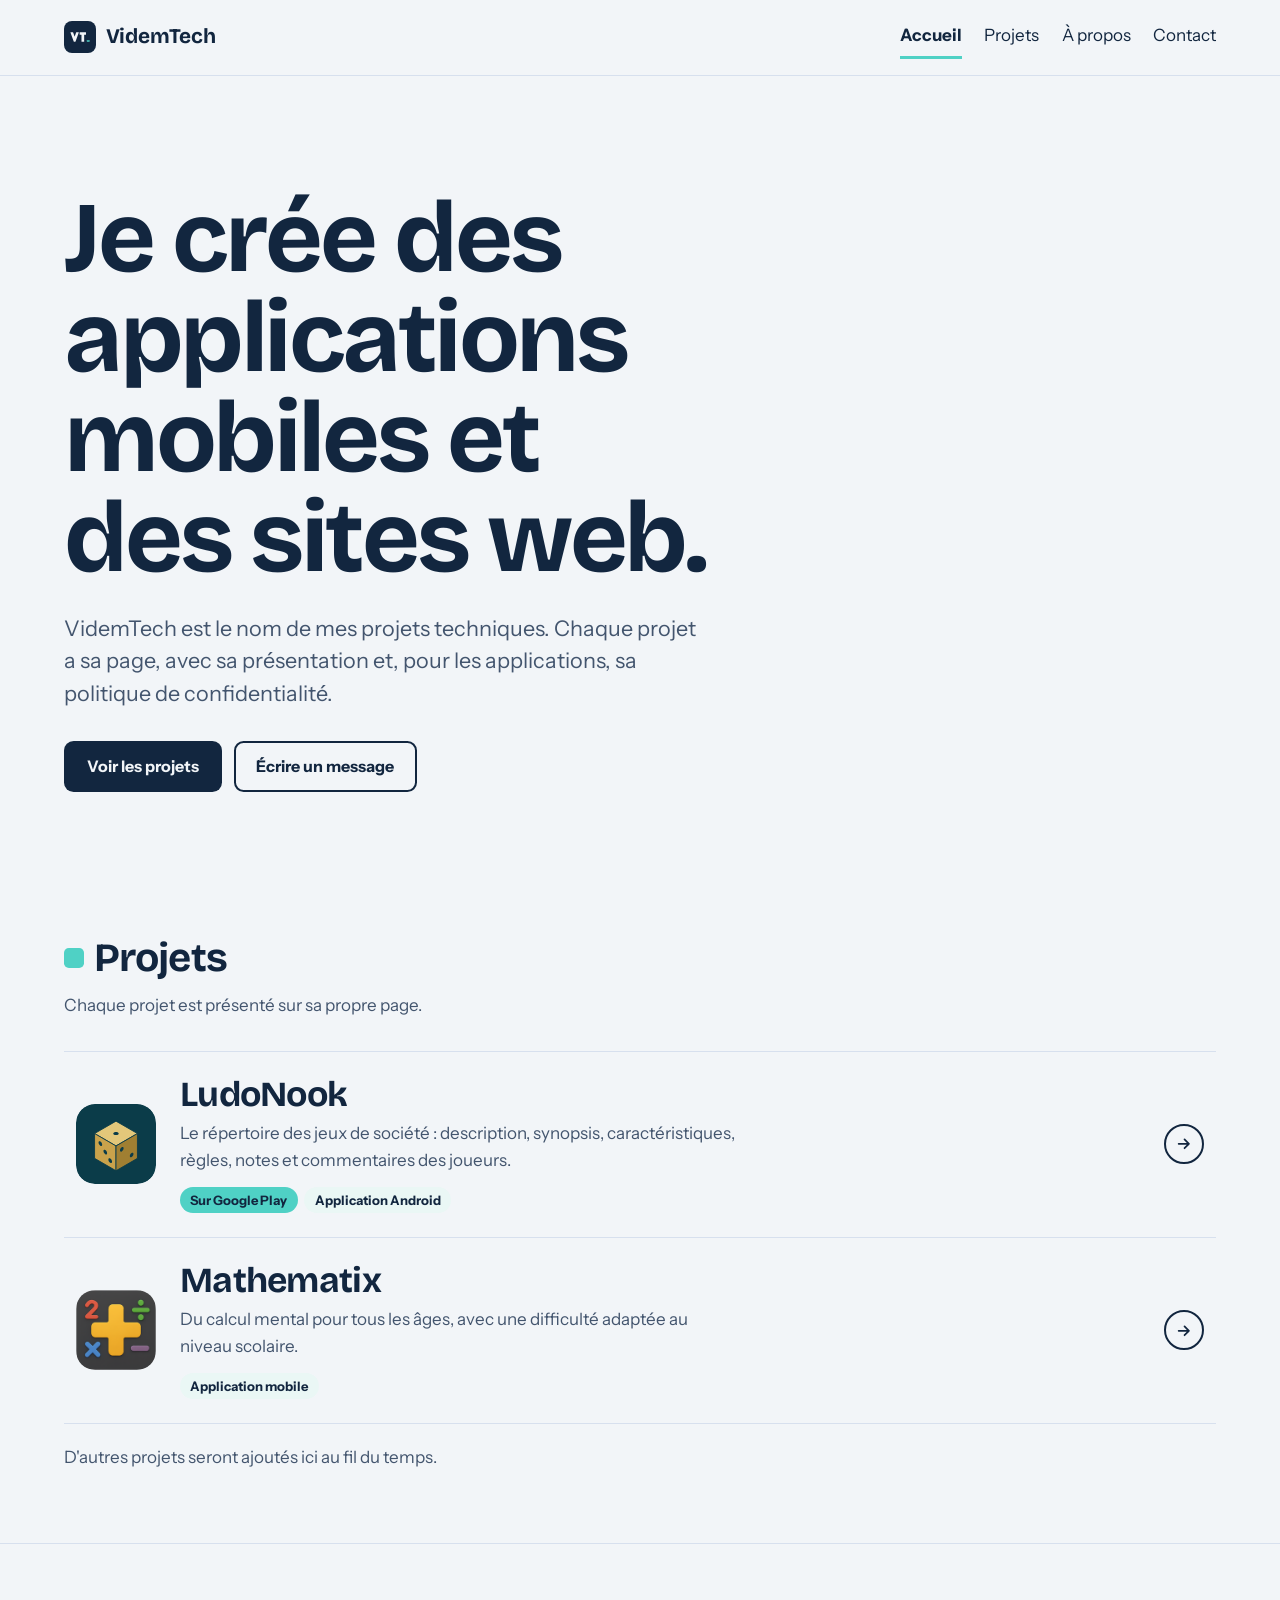
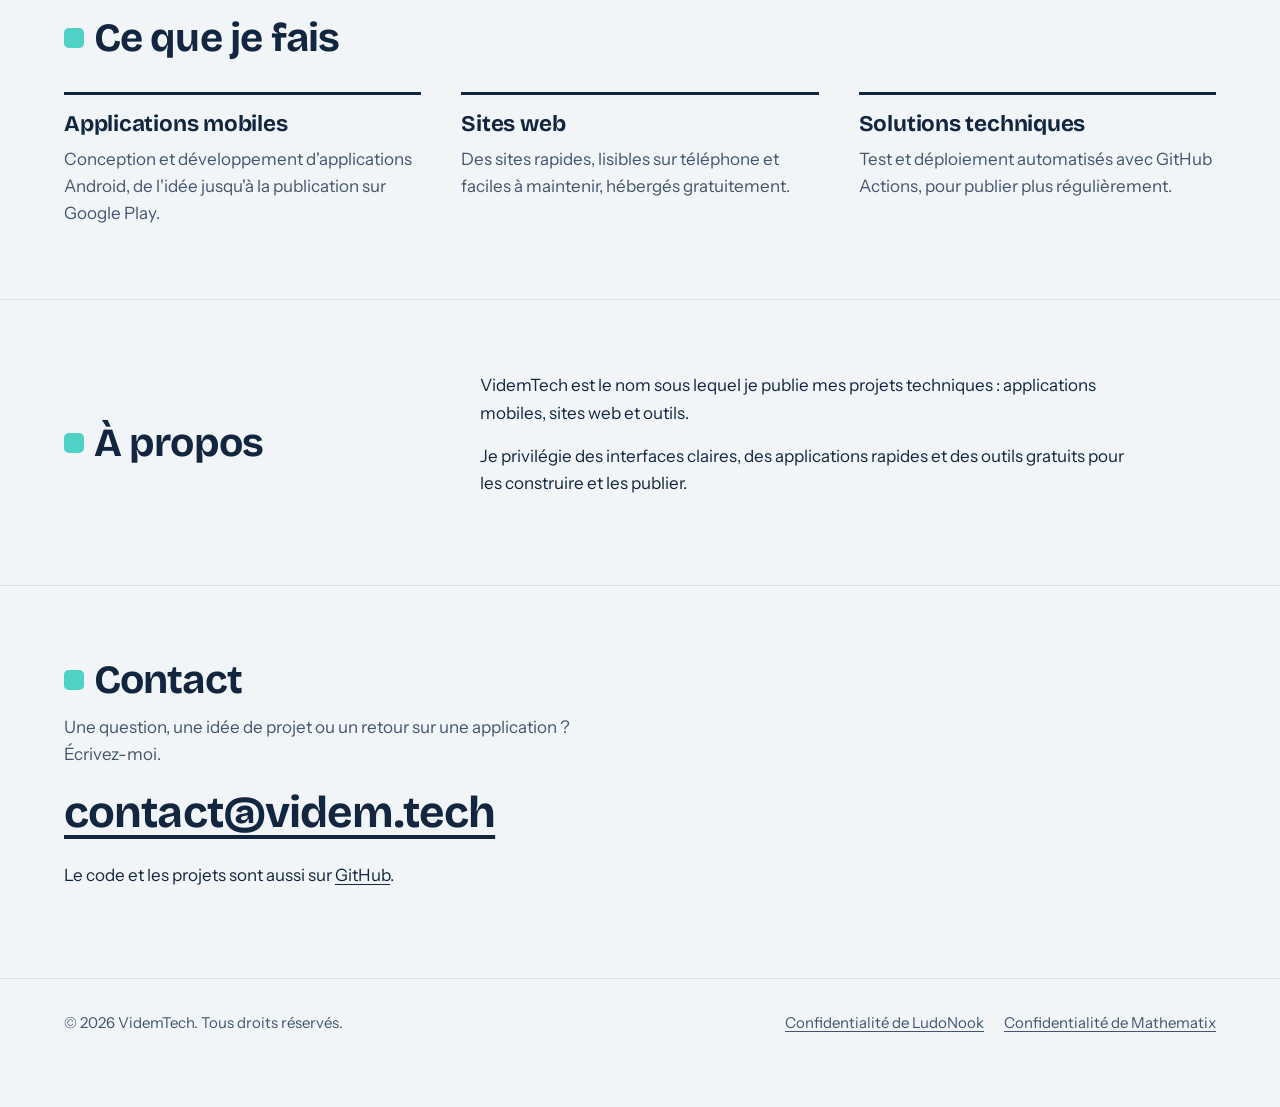
<file: index.html>
<!DOCTYPE html>
<html lang="fr">
<head>
<meta charset="utf-8">
<meta name="viewport" content="width=device-width, initial-scale=1">
<title>VidemTech | Applications mobiles et sites web</title>
<meta name="description" content="VidemTech conçoit des applications mobiles et des sites web. Découvrez les projets : LudoNook et Mathematix.">
<link rel="canonical" href="https://videmtech.github.io/">
<meta name="theme-color" content="#F2F5F8" media="(prefers-color-scheme: light)">
<meta name="theme-color" content="#0B0F14" media="(prefers-color-scheme: dark)">
<meta property="og:type" content="website">
<meta property="og:locale" content="fr_FR">
<meta property="og:site_name" content="VidemTech">
<meta property="og:title" content="VidemTech | Applications mobiles et sites web">
<meta property="og:description" content="VidemTech conçoit des applications mobiles et des sites web. Découvrez les projets : LudoNook et Mathematix.">
<meta property="og:url" content="https://videmtech.github.io/">
<meta property="og:image" content="https://videmtech.github.io/assets/img/og-image.png">
<meta name="twitter:card" content="summary_large_image">
<link rel="icon" href="favicon.png" type="image/png">
<link rel="icon" href="assets/img/favicon.png" type="image/png">
<link rel="icon" href="assets/img/favicon.svg" type="image/svg+xml">
<link rel="apple-touch-icon" href="assets/img/apple-touch-icon.png">
<link rel="preload" href="assets/fonts/bricolage-grotesque-700.woff" as="font" type="font/woff" crossorigin>
<link rel="preload" href="assets/fonts/instrument-sans-400.woff" as="font" type="font/woff" crossorigin>
<link rel="stylesheet" href="css/site.css">
<script>document.documentElement.className += ' js';</script>
</head>
<body>
<a class="skip" href="#contenu">Aller au contenu</a>
<header class="site-header">
  <div class="wrap">
    <a class="brand" href="index.html"><img src="assets/img/favicon.svg" alt="" width="32" height="32">VidemTech</a>
    <nav aria-label="Navigation principale">
      <ul class="nav">
        <li><a href="index.html" aria-current="page">Accueil</a></li>
        <li><a href="index.html#projets">Projets</a></li>
        <li><a href="index.html#a-propos">À propos</a></li>
        <li><a href="index.html#contact">Contact</a></li>
      </ul>
    </nav>
  </div>
</header>

<main id="contenu">
  <section class="hero">
    <div class="wrap">
      <h1>Je crée des applications mobiles et des sites web.</h1>
      <p class="lead">VidemTech est le nom de mes projets techniques. Chaque projet a sa page, avec sa présentation et, pour les applications, sa politique de confidentialité.</p>
      <div class="actions">
        <a class="btn btn--primary" href="#projets">Voir les projets</a>
        <a class="btn btn--ghost" href="mailto:contact@videm.tech">Écrire un message</a>
      </div>
    </div>
  </section>

  <section class="section" id="projets" aria-labelledby="titre-projets">
    <div class="wrap">
      <h2 class="section-title" id="titre-projets">Projets</h2>
      <p class="section-intro">Chaque projet est présenté sur sa propre page.</p>
      <ul class="projects">
        <li>
          <a class="project-row" href="ludonook.html">
            <img class="project-icon" src="assets/img/ludonook.svg" alt="" width="80" height="80">
            <div>
              <h3 class="project-name">LudoNook</h3>
              <p class="project-desc">Le répertoire des jeux de société : description, synopsis, caractéristiques, règles, notes et commentaires des joueurs.</p>
              <ul class="chips"><li class="chip chip--accent">Sur Google Play</li><li class="chip">Application Android</li></ul>
            </div>
            <span class="go" aria-hidden="true"><svg viewBox="0 0 24 24" fill="none" stroke="currentColor" stroke-width="2.4" stroke-linecap="round" stroke-linejoin="round" aria-hidden="true"><path d="M5 12h14M13 6l6 6-6 6"/></svg></span>
          </a>
        </li>
        <li>
          <a class="project-row" href="mathematix.html">
            <img class="project-icon" src="assets/img/mathematix-192.png" alt="" width="80" height="80">
            <div>
              <h3 class="project-name">Mathematix</h3>
              <p class="project-desc">Du calcul mental pour tous les âges, avec une difficulté adaptée au niveau scolaire.</p>
              <ul class="chips"><li class="chip">Application mobile</li></ul>
            </div>
            <span class="go" aria-hidden="true"><svg viewBox="0 0 24 24" fill="none" stroke="currentColor" stroke-width="2.4" stroke-linecap="round" stroke-linejoin="round" aria-hidden="true"><path d="M5 12h14M13 6l6 6-6 6"/></svg></span>
          </a>
        </li>
      </ul>
      <p class="projects-note">D'autres projets seront ajoutés ici au fil du temps.</p>
    </div>
  </section>

  <section class="section" id="savoir-faire" aria-labelledby="titre-savoir-faire">
    <div class="wrap">
      <h2 class="section-title" id="titre-savoir-faire">Ce que je fais</h2>
      <dl class="facets">
        <div>
          <dt>Applications mobiles</dt>
          <dd>Conception et développement d'applications Android, de l'idée jusqu'à la publication sur Google Play.</dd>
        </div>
        <div>
          <dt>Sites web</dt>
          <dd>Des sites rapides, lisibles sur téléphone et faciles à maintenir, hébergés gratuitement.</dd>
        </div>
        <div>
          <dt>Solutions techniques</dt>
          <dd>Test et déploiement automatisés avec GitHub Actions, pour publier plus régulièrement.</dd>
        </div>
      </dl>
    </div>
  </section>

  <section class="section" id="a-propos" aria-labelledby="titre-a-propos">
    <div class="wrap split">
      <h2 class="section-title" id="titre-a-propos">À propos</h2>
      <div>
        <p>VidemTech est le nom sous lequel je publie mes projets techniques : applications mobiles, sites web et outils.</p>
        <p>Je privilégie des interfaces claires, des applications rapides et des outils gratuits pour les construire et les publier.</p>
      </div>
    </div>
  </section>

  <section class="section" id="contact" aria-labelledby="titre-contact">
    <div class="wrap">
      <h2 class="section-title" id="titre-contact">Contact</h2>
      <p class="section-intro">Une question, une idée de projet ou un retour sur une application ? Écrivez-moi.</p>
      <a class="mail" href="mailto:contact@videm.tech">contact@videm.tech</a>
      <p>Le code et les projets sont aussi sur <a href="https://github.com/VidemTech" rel="noopener">GitHub</a>.</p>
    </div>
  </section>
</main>
<footer class="site-footer">
  <div class="wrap">
    <p>&copy; <span id="annee">2026</span> VidemTech. Tous droits réservés.</p>
    <nav aria-label="Politiques de confidentialité">
      <ul>
        <li><a href="ludonook.html#confidentialite">Confidentialité de LudoNook</a></li>
        <li><a href="mathematix.html#confidentialite">Confidentialité de Mathematix</a></li>
      </ul>
    </nav>
  </div>
</footer>
<div class="kofi-widget">
<script src="https://storage.ko-fi.com/cdn/widget/Widget_2.js"></script>
<script>kofiwidget2.init('Soutenez moi sur Ko-fi', '#12263F', 'F7H528OQNJ');kofiwidget2.draw();</script>
</div>
<script src="js/site.js" defer></script>
</body>
</html>
</file>
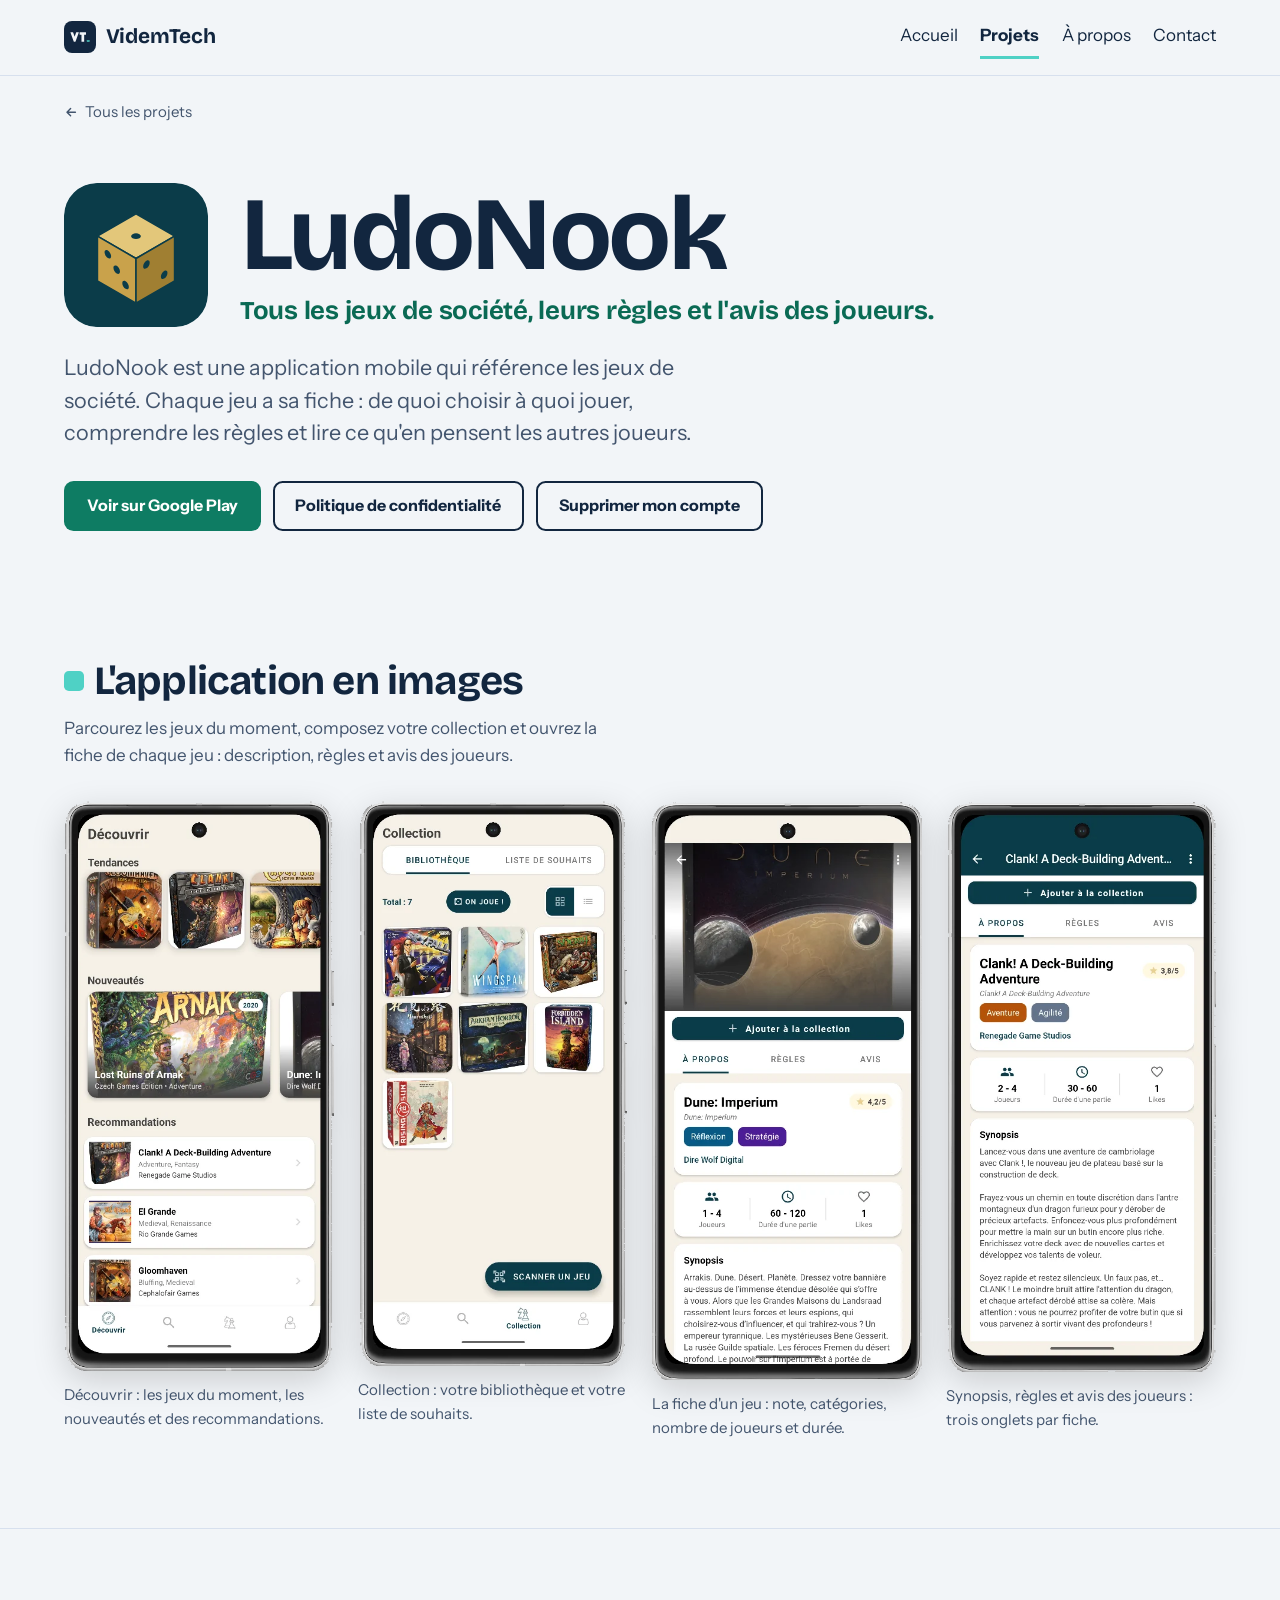
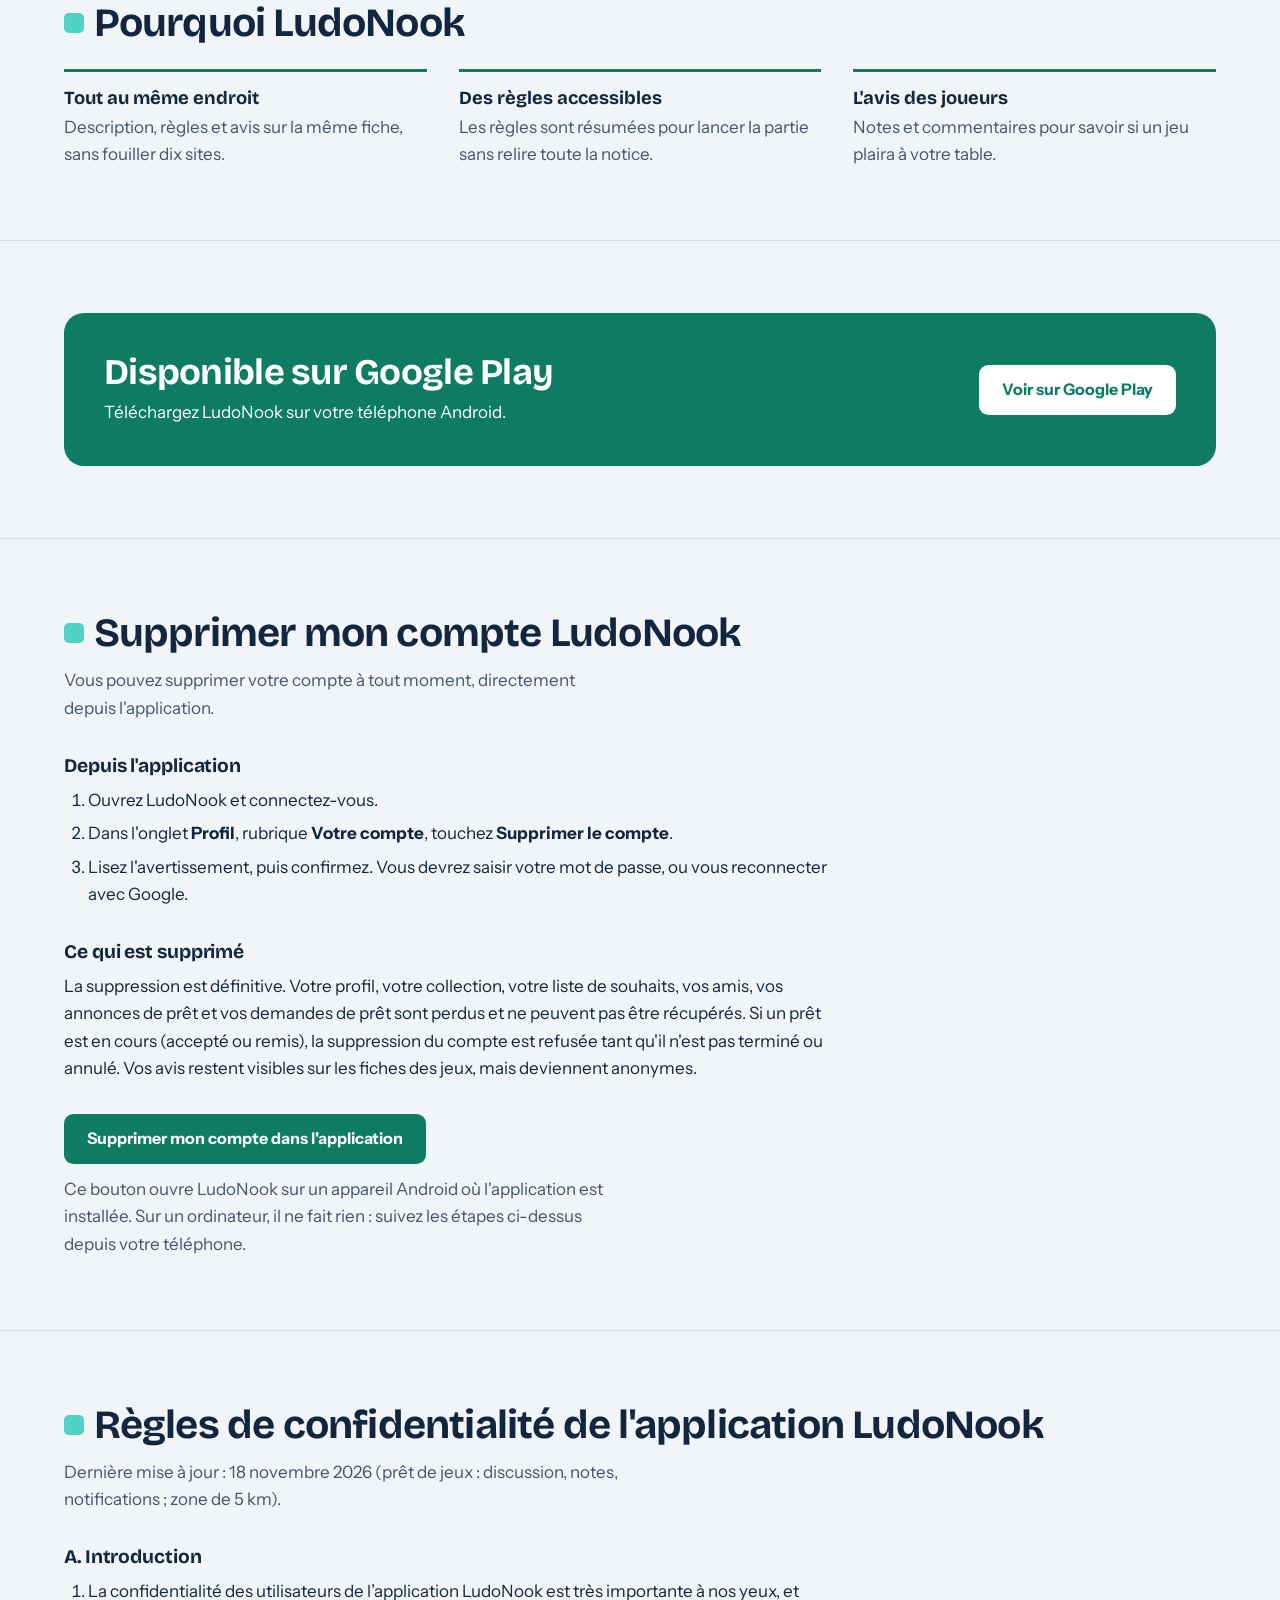
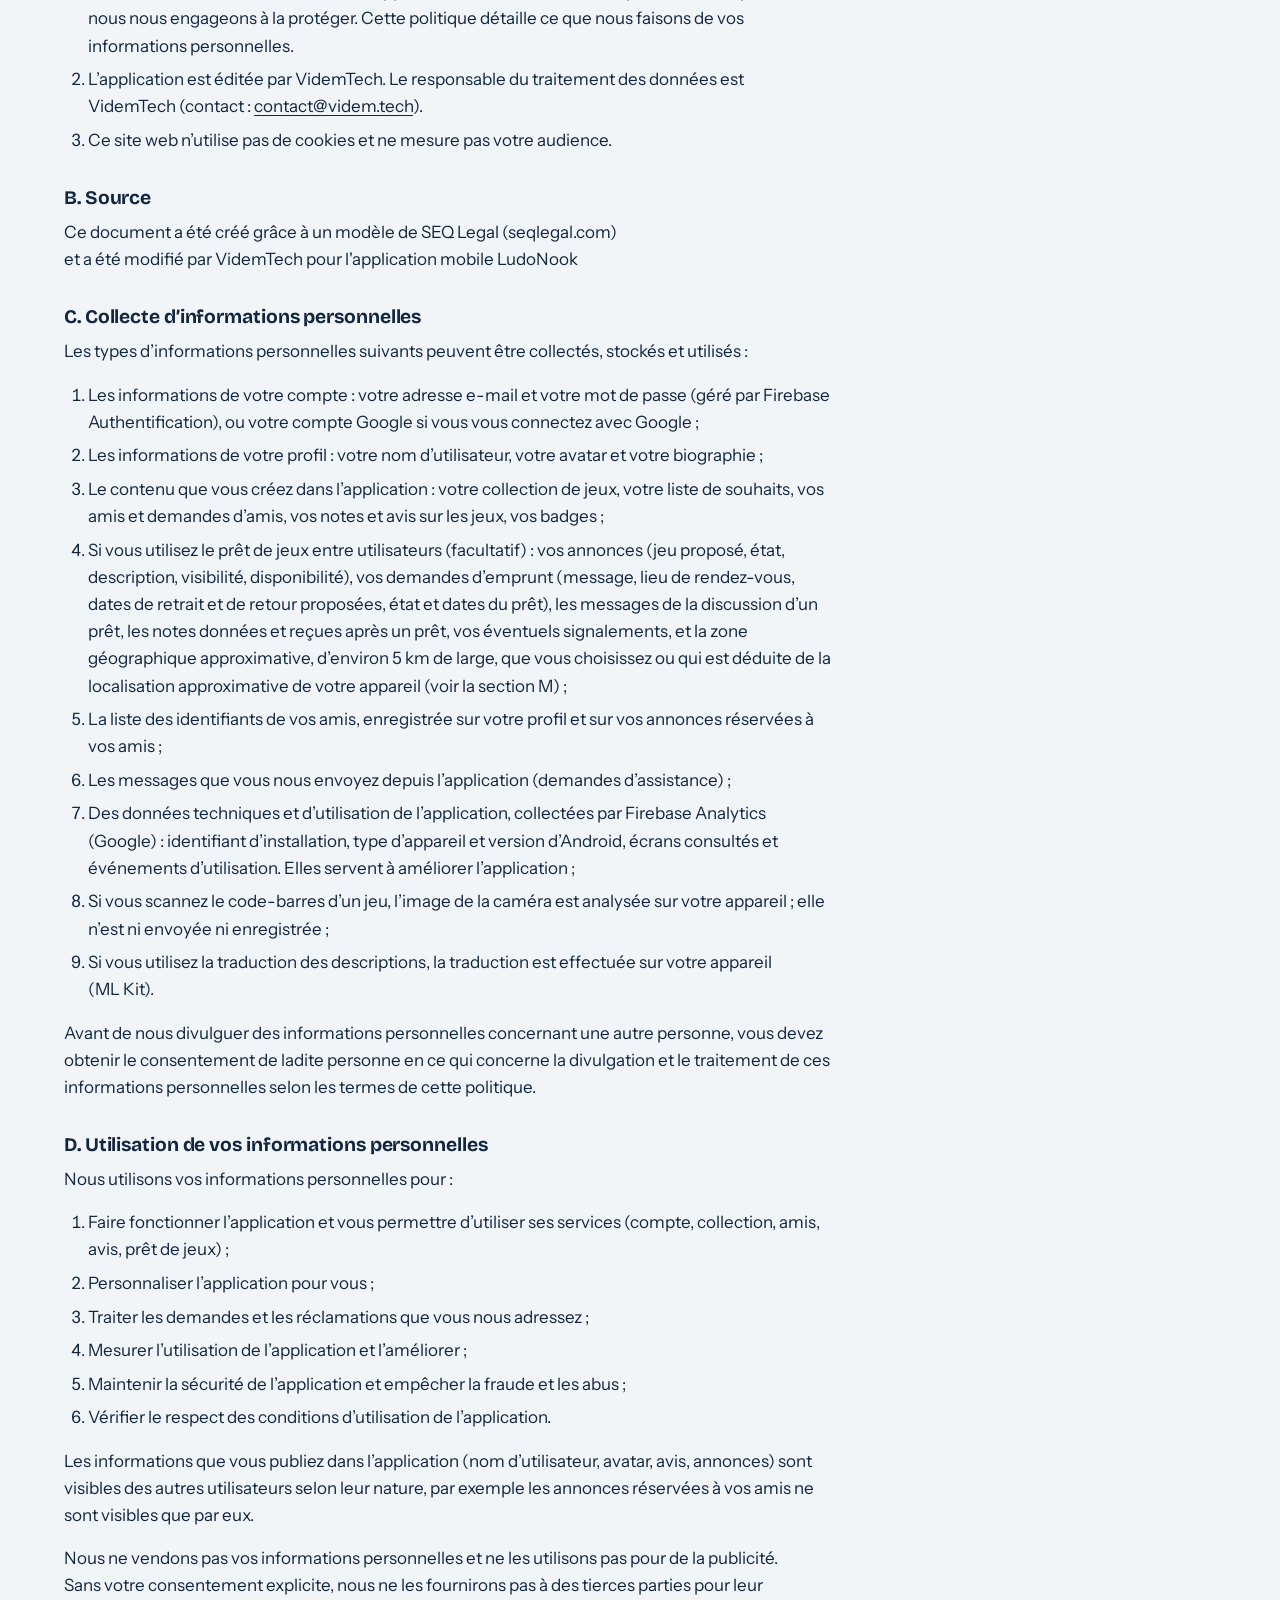
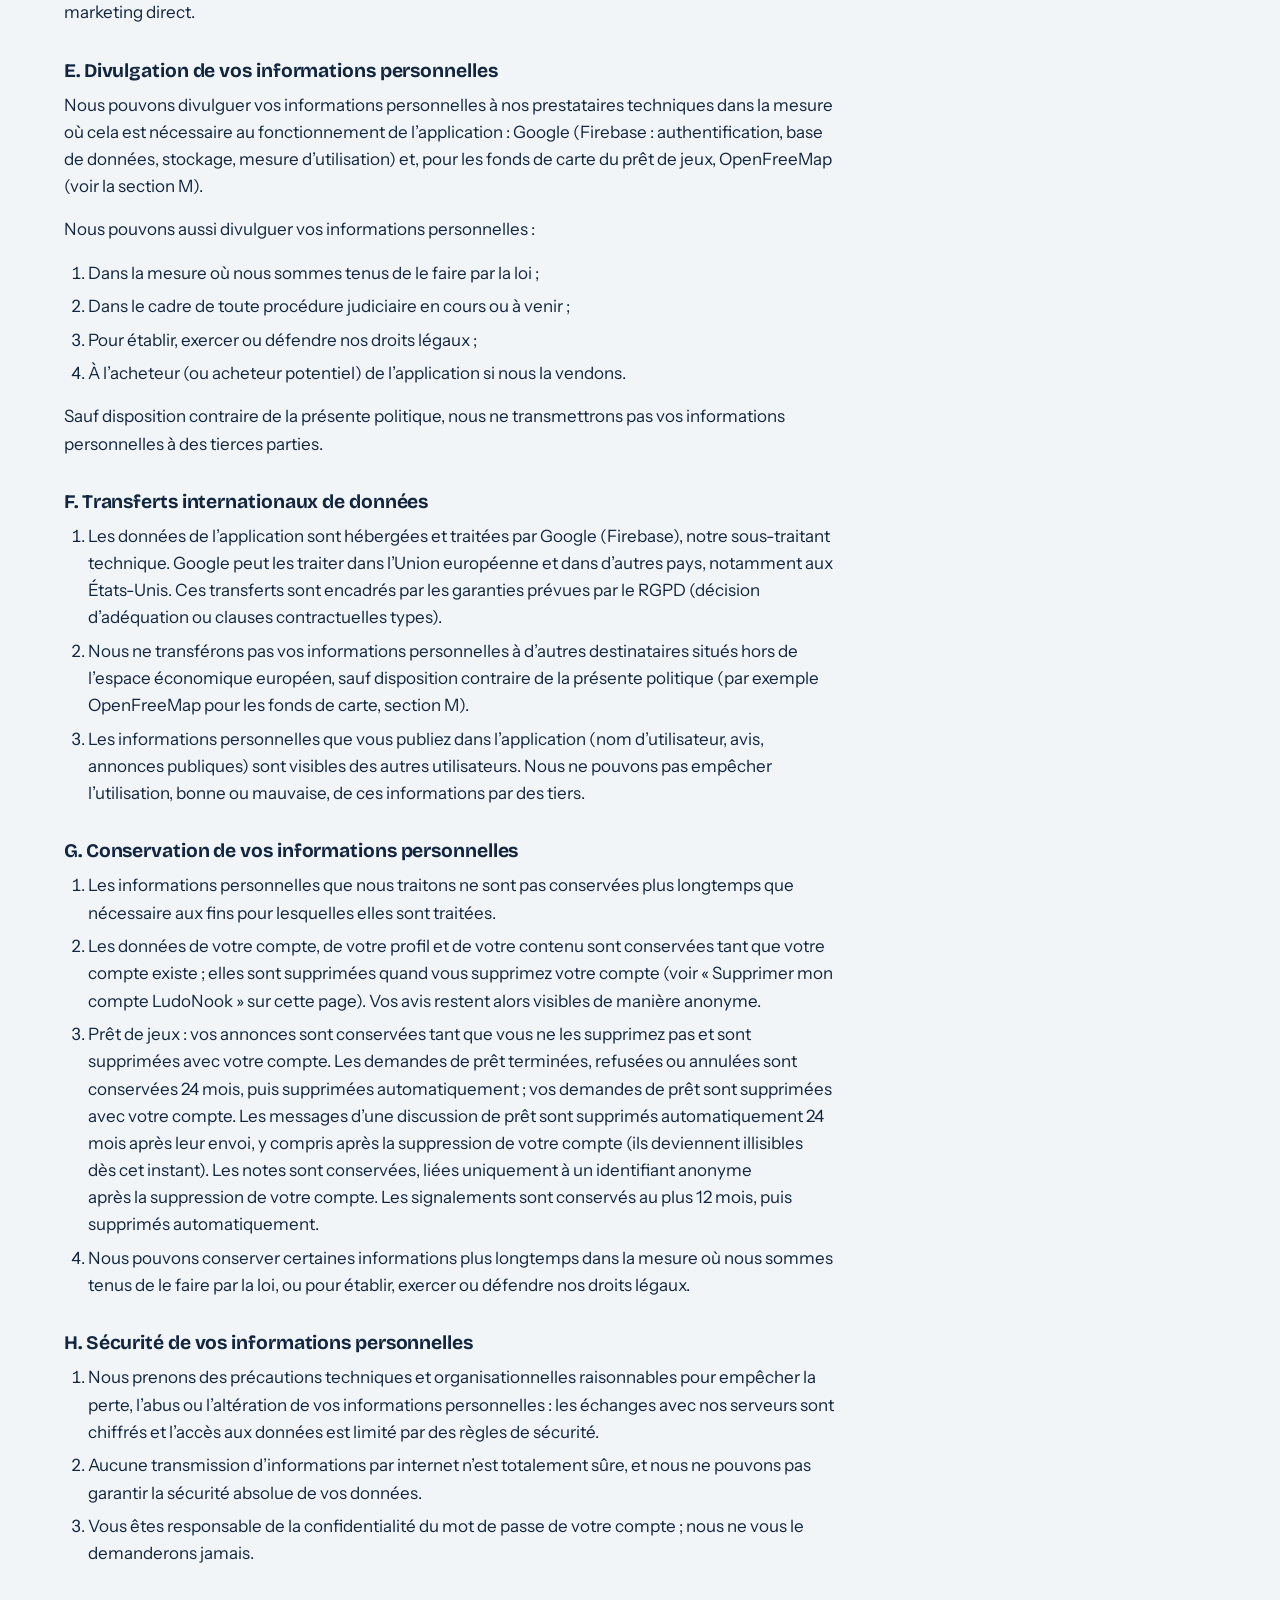
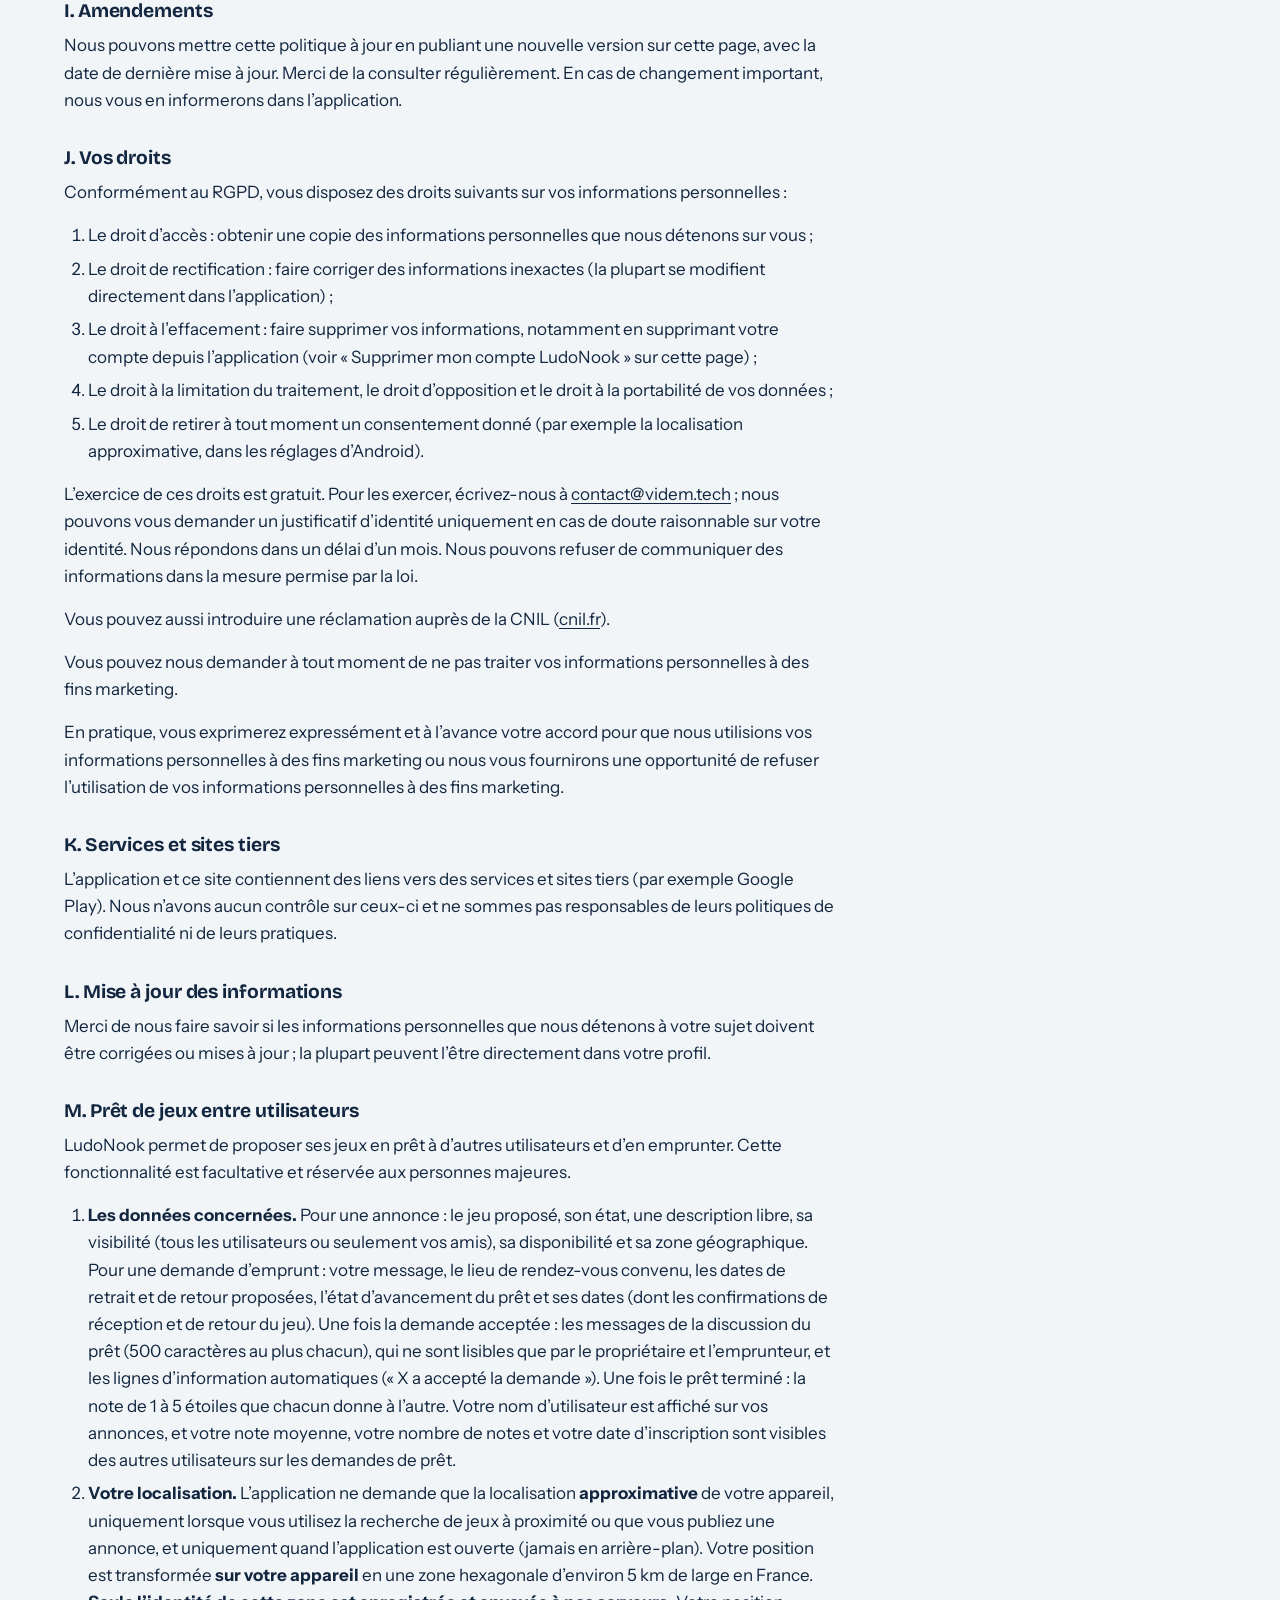
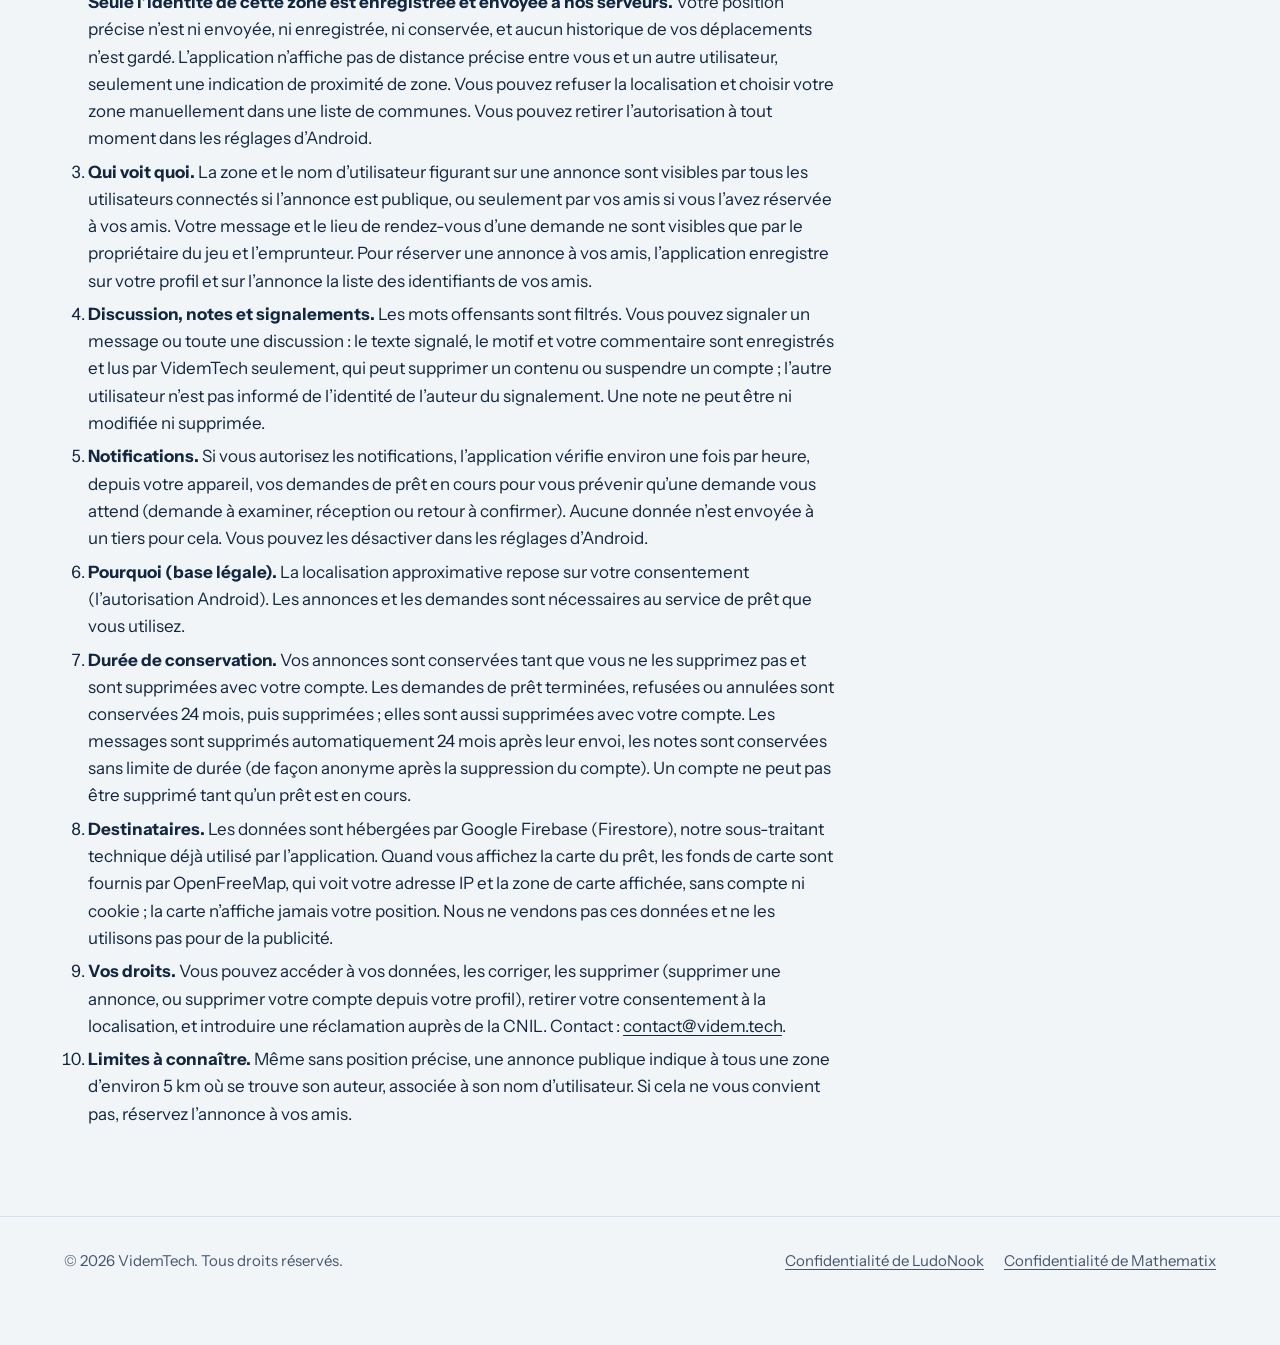
<file: ludonook.html>
<!DOCTYPE html>
<html lang="fr">
<head>
<meta charset="utf-8">
<meta name="viewport" content="width=device-width, initial-scale=1">
<title>LudoNook, le répertoire des jeux de société | VidemTech</title>
<meta name="description" content="LudoNook référence les jeux de société avec description, synopsis, caractéristiques, règles, notes et commentaires. Application Android.">
<link rel="canonical" href="https://videmtech.github.io/ludonook.html">
<meta name="theme-color" content="#F2F5F8" media="(prefers-color-scheme: light)">
<meta name="theme-color" content="#0B0F14" media="(prefers-color-scheme: dark)">
<meta property="og:type" content="website">
<meta property="og:locale" content="fr_FR">
<meta property="og:site_name" content="VidemTech">
<meta property="og:title" content="LudoNook, le répertoire des jeux de société | VidemTech">
<meta property="og:description" content="LudoNook référence les jeux de société avec description, synopsis, caractéristiques, règles, notes et commentaires. Application Android.">
<meta property="og:url" content="https://videmtech.github.io/ludonook.html">
<meta property="og:image" content="https://videmtech.github.io/assets/img/og-image.png">
<meta name="twitter:card" content="summary_large_image">
<link rel="icon" href="favicon.png" type="image/png">
<link rel="icon" href="assets/img/favicon.png" type="image/png">
<link rel="icon" href="assets/img/favicon.svg" type="image/svg+xml">
<link rel="apple-touch-icon" href="assets/img/apple-touch-icon.png">
<link rel="preload" href="assets/fonts/bricolage-grotesque-700.woff" as="font" type="font/woff" crossorigin>
<link rel="preload" href="assets/fonts/instrument-sans-400.woff" as="font" type="font/woff" crossorigin>
<link rel="stylesheet" href="css/site.css">
<script>document.documentElement.className += ' js';</script>
</head>
<body data-projet="ludonook">
<a class="skip" href="#contenu">Aller au contenu</a>
<header class="site-header">
  <div class="wrap">
    <a class="brand" href="index.html"><img src="assets/img/favicon.svg" alt="" width="32" height="32">VidemTech</a>
    <nav aria-label="Navigation principale">
      <ul class="nav">
        <li><a href="index.html">Accueil</a></li>
        <li><a href="index.html#projets" aria-current="true">Projets</a></li>
        <li><a href="index.html#a-propos">À propos</a></li>
        <li><a href="index.html#contact">Contact</a></li>
      </ul>
    </nav>
  </div>
</header>
<main id="contenu">
  <div class="wrap">
    <a class="back" href="index.html#projets"><svg viewBox="0 0 24 24" fill="none" stroke="currentColor" stroke-width="2.4" stroke-linecap="round" stroke-linejoin="round" aria-hidden="true"><path d="M19 12H5M11 6l-6 6 6 6"/></svg>Tous les projets</a>
    <section class="p-hero">
      <div class="p-title">
        <img class="p-icon" src="assets/img/ludonook.svg" alt="Icône de l'application LudoNook" width="144" height="144">
        <div>
          <h1>LudoNook</h1>
          <p class="p-sub">Tous les jeux de société, leurs règles et l'avis des joueurs.</p>
        </div>
      </div>
      <p class="lead">LudoNook est une application mobile qui référence les jeux de société. Chaque jeu a sa fiche : de quoi choisir à quoi jouer, comprendre les règles et lire ce qu'en pensent les autres joueurs.</p>
      <div class="actions">
        <a class="btn btn--proj" href="https://play.google.com/store/apps/details?id=fr.videmtech.ludonook" rel="noopener">Voir sur Google Play</a>
        <a class="btn btn--ghost" href="#confidentialite">Politique de confidentialité</a>
        <a class="btn btn--ghost" href="#suppression-compte">Supprimer mon compte</a>
      </div>
    </section>
  </div>

  <section class="section" id="apercu" aria-labelledby="titre-apercu">
    <div class="wrap">
      <h2 class="section-title" id="titre-apercu">L'application en images</h2>
      <p class="section-intro">Parcourez les jeux du moment, composez votre collection et ouvrez la fiche de chaque jeu : description, règles et avis des joueurs.</p>
      <ul class="shots" role="list" tabindex="0" aria-label="Captures d'écran de l'application">
        <li>
          <figure class="shot">
            <img src="assets/img/ludonook-app-decouvrir.webp" alt="Écran Découvrir de LudoNook : jeux tendances, nouveautés et recommandations." width="458" height="967" loading="lazy" decoding="async">
            <figcaption>Découvrir : les jeux du moment, les nouveautés et des recommandations.</figcaption>
          </figure>
        </li>
        <li>
          <figure class="shot">
            <img src="assets/img/ludonook-app-collection.webp" alt="Écran Collection de LudoNook : bibliothèque de sept jeux et bouton Scanner un jeu." width="462" height="966" loading="lazy" decoding="async">
            <figcaption>Collection : votre bibliothèque et votre liste de souhaits.</figcaption>
          </figure>
        </li>
        <li>
          <figure class="shot">
            <img src="assets/img/ludonook-app-fiche-dune.webp" alt="Fiche du jeu Dune: Imperium dans LudoNook, avec sa note de 4,2 sur 5, ses catégories, le nombre de joueurs et la durée d'une partie." width="450" height="965" loading="lazy" decoding="async">
            <figcaption>La fiche d'un jeu : note, catégories, nombre de joueurs et durée.</figcaption>
          </figure>
        </li>
        <li>
          <figure class="shot">
            <img src="assets/img/ludonook-app-fiche-clank.webp" alt="Fiche du jeu Clank! dans LudoNook, avec sa note de 3,8 sur 5, les onglets À propos, Règles et Avis, et le synopsis." width="457" height="966" loading="lazy" decoding="async">
            <figcaption>Synopsis, règles et avis des joueurs : trois onglets par fiche.</figcaption>
          </figure>
        </li>
      </ul>
    </div>
  </section>

  <section class="section" aria-labelledby="titre-pourquoi">
    <div class="wrap">
      <h2 class="section-title" id="titre-pourquoi">Pourquoi LudoNook</h2>
      <ul class="features">
        <li><strong>Tout au même endroit</strong><span>Description, règles et avis sur la même fiche, sans fouiller dix sites.</span></li>
        <li><strong>Des règles accessibles</strong><span>Les règles sont résumées pour lancer la partie sans relire toute la notice.</span></li>
        <li><strong>L'avis des joueurs</strong><span>Notes et commentaires pour savoir si un jeu plaira à votre table.</span></li>
      </ul>
    </div>
  </section>

  <section class="section" aria-labelledby="titre-telecharger">
    <div class="wrap">
      <div class="cta">
        <div>
          <h2 id="titre-telecharger">Disponible sur Google Play</h2>
          <p>Téléchargez LudoNook sur votre téléphone Android.</p>
        </div>
        <a class="btn btn--on-proj" href="https://play.google.com/store/apps/details?id=fr.videmtech.ludonook" rel="noopener">Voir sur Google Play</a>
      </div>
    </div>
  </section>

  <section class="section" id="suppression-compte" aria-labelledby="titre-suppression">
    <div class="wrap">
      <h2 class="section-title" id="titre-suppression">Supprimer mon compte LudoNook</h2>
      <p class="section-intro">Vous pouvez supprimer votre compte à tout moment, directement depuis l'application.</p>
      <div class="prose">
        <h3>Depuis l'application</h3>
        <ol>
          <li>Ouvrez LudoNook et connectez-vous.</li>
          <li>Dans l'onglet <strong>Profil</strong>, rubrique <strong>Votre compte</strong>, touchez <strong>Supprimer le compte</strong>.</li>
          <li>Lisez l'avertissement, puis confirmez. Vous devrez saisir votre mot de passe, ou vous reconnecter avec Google.</li>
        </ol>
        <h3>Ce qui est supprimé</h3>
        <p>La suppression est définitive. Votre profil, votre collection, votre liste de souhaits, vos amis, vos annonces de prêt et vos demandes de prêt sont perdus et ne peuvent pas être récupérés. Si un prêt est en cours (accepté ou remis), la suppression du compte est refusée tant qu'il n'est pas terminé ou annulé. Vos avis restent visibles sur les fiches des jeux, mais deviennent anonymes.</p>
      </div>
      <div class="actions">
        <a class="btn btn--proj" href="ludonook://delete-account">Supprimer mon compte dans l'application</a>
      </div>
      <p class="section-intro">Ce bouton ouvre LudoNook sur un appareil Android où l'application est installée. Sur un ordinateur, il ne fait rien : suivez les étapes ci-dessus depuis votre téléphone.</p>
    </div>
  </section>

  <section class="section policy" id="confidentialite" aria-labelledby="titre-confidentialite">
    <div class="wrap">
      <h2 class="section-title" id="titre-confidentialite">Règles de confidentialité de l'application LudoNook</h2>
      <p class="section-intro">Dernière mise à jour : 18 novembre 2026 (prêt de jeux : discussion, notes, notifications ; zone de 5 km).</p>
      <div class="prose">
            <h3>A. Introduction</h3>
            <ol>
                <li>La confidentialité des utilisateurs de l’application LudoNook est très importante à nos yeux, et
                    nous nous engageons à la protéger. Cette politique détaille ce que nous faisons de vos
                    informations personnelles.</li>
                <li>L’application est éditée par VidemTech. Le responsable du traitement des données est VidemTech
                    (contact : <a href="mailto:contact@videm.tech">contact@videm.tech</a>).</li>
                <li>Ce site web n’utilise pas de cookies et ne mesure pas votre audience.</li>
            </ol>
            <h3>B. Source</h3>
            <p>
                Ce document a été créé grâce à un modèle de SEQ Legal (seqlegal.com)<br />
                et a été modifié par VidemTech pour l'application mobile LudoNook
            </p>
            <h3>C. Collecte d’informations personnelles</h3>
            <p>Les types d’informations personnelles suivants peuvent être collectés, stockés et utilisés :</p>
            <ol>
                <li>Les informations de votre compte : votre adresse e-mail et votre mot de passe (géré par Firebase
                    Authentification), ou votre compte Google si vous vous connectez avec Google ;</li>
                <li>Les informations de votre profil : votre nom d’utilisateur, votre avatar et votre biographie ;</li>
                <li>Le contenu que vous créez dans l’application : votre collection de jeux, votre liste de souhaits,
                    vos amis et demandes d’amis, vos notes et avis sur les jeux, vos badges ;</li>
                <li>Si vous utilisez le prêt de jeux entre utilisateurs (facultatif) : vos annonces (jeu proposé,
                    état, description, visibilité, disponibilité), vos demandes d’emprunt (message, lieu de
                    rendez-vous, dates de retrait et de retour proposées, état et dates du prêt), les messages de la
                    discussion d’un prêt, les notes données et reçues après un prêt, vos éventuels signalements, et la zone géographique approximative,
                    d’environ 5 km de large, que vous choisissez ou qui est déduite de la localisation approximative
                    de votre appareil (voir la section M) ;</li>
                <li>La liste des identifiants de vos amis, enregistrée sur votre profil et sur vos annonces réservées à
                    vos amis ;</li>
                <li>Les messages que vous nous envoyez depuis l’application (demandes d’assistance) ;</li>
                <li>Des données techniques et d’utilisation de l’application, collectées par Firebase Analytics
                    (Google) : identifiant d’installation, type d’appareil et version d’Android, écrans consultés et
                    événements d’utilisation. Elles servent à améliorer l’application ;</li>
                <li>Si vous scannez le code-barres d’un jeu, l’image de la caméra est analysée sur votre appareil ; elle
                    n’est ni envoyée ni enregistrée ;</li>
                <li>Si vous utilisez la traduction des descriptions, la traduction est effectuée sur votre appareil
                    (ML Kit).</li>
            </ol>
            <p>Avant de nous divulguer des informations personnelles concernant une autre personne, vous devez obtenir
                le consentement de ladite personne en ce qui concerne la divulgation et le traitement de ces
                informations personnelles selon les termes de cette politique.</p>
            <h3>D. Utilisation de vos informations personnelles</h3>
            <p>Nous utilisons vos informations personnelles pour :</p>
            <ol>
                <li>Faire fonctionner l’application et vous permettre d’utiliser ses services (compte, collection,
                    amis, avis, prêt de jeux) ;</li>
                <li>Personnaliser l’application pour vous ;</li>
                <li>Traiter les demandes et les réclamations que vous nous adressez ;</li>
                <li>Mesurer l’utilisation de l’application et l’améliorer ;</li>
                <li>Maintenir la sécurité de l’application et empêcher la fraude et les abus ;</li>
                <li>Vérifier le respect des conditions d’utilisation de l’application.</li>
            </ol>
            <p>Les informations que vous publiez dans l’application (nom d’utilisateur, avatar, avis, annonces) sont
                visibles des autres utilisateurs selon leur nature, par exemple les annonces réservées à vos amis ne
                sont visibles que par eux.</p>
            <p>Nous ne vendons pas vos informations personnelles et ne les utilisons pas pour de la publicité. Sans
                votre consentement explicite, nous ne les fournirons pas à des tierces parties pour leur marketing
                direct.</p>
            <h3>E. Divulgation de vos informations personnelles</h3>
            <p>Nous pouvons divulguer vos informations personnelles à nos prestataires techniques dans la mesure où cela
                est nécessaire au fonctionnement de l’application : Google (Firebase : authentification, base de
                données, stockage, mesure d’utilisation) et, pour les fonds de carte du prêt de jeux, OpenFreeMap (voir
                la section M).</p>
            <p>Nous pouvons aussi divulguer vos informations personnelles :</p>
            <ol>
                <li>Dans la mesure où nous sommes tenus de le faire par la loi ;</li>
                <li>Dans le cadre de toute procédure judiciaire en cours ou à venir ;</li>
                <li>Pour établir, exercer ou défendre nos droits légaux ;</li>
                <li>À l’acheteur (ou acheteur potentiel) de l’application si nous la vendons.</li>
            </ol>
            <p>Sauf disposition contraire de la présente politique, nous ne transmettrons pas vos informations
                personnelles à des tierces parties.</p>
            <h3>F. Transferts internationaux de données</h3>
            <ol>
                <li>Les données de l’application sont hébergées et traitées par Google (Firebase), notre sous-traitant
                    technique. Google peut les traiter dans l’Union européenne et dans d’autres pays, notamment aux
                    États-Unis. Ces transferts sont encadrés par les garanties prévues par le RGPD (décision
                    d’adéquation ou clauses contractuelles types).</li>
                <li>Nous ne transférons pas vos informations personnelles à d’autres destinataires situés hors de
                    l’espace économique européen, sauf disposition contraire de la présente politique (par exemple
                    OpenFreeMap pour les fonds de carte, section M).</li>
                <li>Les informations personnelles que vous publiez dans l’application (nom d’utilisateur, avis,
                    annonces publiques) sont visibles des autres utilisateurs. Nous ne pouvons pas empêcher
                    l’utilisation, bonne ou mauvaise, de ces informations par des tiers.</li>
            </ol>
            <h3>G. Conservation de vos informations personnelles</h3>
            <ol>
                <li>Les informations personnelles que nous traitons ne sont pas conservées plus longtemps que
                    nécessaire aux fins pour lesquelles elles sont traitées.</li>
                <li>Les données de votre compte, de votre profil et de votre contenu sont conservées tant que votre
                    compte existe ; elles sont supprimées quand vous supprimez votre compte (voir « Supprimer mon compte
                    LudoNook » sur cette page). Vos avis restent alors visibles de manière anonyme.</li>
                <li>Prêt de jeux : vos annonces sont conservées tant que vous ne les supprimez pas et sont supprimées
                    avec votre compte. Les demandes de prêt terminées, refusées ou annulées sont conservées 24 mois,
                    puis supprimées automatiquement ; vos demandes de prêt sont supprimées avec votre compte. Les
                    messages d’une discussion de prêt sont supprimés automatiquement 24 mois après leur envoi, y
                    compris après la suppression de votre compte (ils deviennent illisibles dès cet instant). Les notes
                    sont conservées, liées uniquement à un identifiant anonyme après la suppression de votre compte.
                    Les signalements sont conservés au plus 12 mois, puis supprimés automatiquement.</li>
                <li>Nous pouvons conserver certaines informations plus longtemps dans la mesure où nous sommes tenus de
                    le faire par la loi, ou pour établir, exercer ou défendre nos droits légaux.</li>
            </ol>
            <h3>H. Sécurité de vos informations personnelles</h3>
            <ol>
                <li>Nous prenons des précautions techniques et organisationnelles raisonnables pour empêcher la perte,
                    l’abus ou l’altération de vos informations personnelles : les échanges avec nos serveurs sont
                    chiffrés et l’accès aux données est limité par des règles de sécurité.</li>
                <li>Aucune transmission d’informations par internet n’est totalement sûre, et nous ne pouvons pas
                    garantir la sécurité absolue de vos données.</li>
                <li>Vous êtes responsable de la confidentialité du mot de passe de votre compte ; nous ne vous le
                    demanderons jamais.</li>
            </ol>
            <h3>I. Amendements</h3>
            <p>Nous pouvons mettre cette politique à jour en publiant une nouvelle version sur cette page, avec la date
                de dernière mise à jour. Merci de la consulter régulièrement. En cas de changement important, nous vous
                en informerons dans l’application.</p>
            <h3>J. Vos droits</h3>
            <p>Conformément au RGPD, vous disposez des droits suivants sur vos informations personnelles :</p>
            <ol>
                <li>Le droit d’accès : obtenir une copie des informations personnelles que nous détenons sur vous ;</li>
                <li>Le droit de rectification : faire corriger des informations inexactes (la plupart se modifient
                    directement dans l’application) ;</li>
                <li>Le droit à l’effacement : faire supprimer vos informations, notamment en supprimant votre compte
                    depuis l’application (voir « Supprimer mon compte LudoNook » sur cette page) ;</li>
                <li>Le droit à la limitation du traitement, le droit d’opposition et le droit à la portabilité de vos
                    données ;</li>
                <li>Le droit de retirer à tout moment un consentement donné (par exemple la localisation approximative,
                    dans les réglages d’Android).</li>
            </ol>
            <p>L’exercice de ces droits est gratuit. Pour les exercer, écrivez-nous à
                <a href="mailto:contact@videm.tech">contact@videm.tech</a> ; nous pouvons vous demander un justificatif
                d’identité uniquement en cas de doute raisonnable sur votre identité. Nous répondons dans un délai d’un
                mois. Nous pouvons refuser de communiquer des informations dans la mesure permise par la loi.</p>
            <p>Vous pouvez aussi introduire une réclamation auprès de la CNIL (<a href="https://www.cnil.fr"
                    rel="noopener">cnil.fr</a>).</p>
            <p>Vous pouvez nous demander à tout moment de ne pas traiter vos informations personnelles à des fins
                marketing.</p>
            <p>En pratique, vous exprimerez expressément et à l’avance votre accord pour que nous utilisions vos
                informations personnelles à des fins marketing ou nous vous fournirons une opportunité de refuser
                l’utilisation de vos informations personnelles à des fins marketing.</p>
            <h3>K. Services et sites tiers</h3>
            <p>L’application et ce site contiennent des liens vers des services et sites tiers (par exemple Google
                Play). Nous n’avons aucun contrôle sur ceux-ci et ne sommes pas responsables de leurs politiques de
                confidentialité ni de leurs pratiques.</p>
            <h3>L. Mise à jour des informations</h3>
            <p>Merci de nous faire savoir si les informations personnelles que nous détenons à votre sujet doivent être
                corrigées ou mises à jour ; la plupart peuvent l’être directement dans votre profil.</p>
            <h3 id="pret-de-jeux">M. Prêt de jeux entre utilisateurs</h3>
            <p>LudoNook permet de proposer ses jeux en prêt à d’autres utilisateurs et d’en emprunter. Cette
                fonctionnalité est facultative et réservée aux personnes majeures.</p>
            <ol>
                <li><strong>Les données concernées.</strong> Pour une annonce : le jeu proposé, son état, une
                    description libre, sa visibilité (tous les utilisateurs ou seulement vos amis), sa disponibilité et
                    sa zone géographique. Pour une demande d’emprunt : votre message, le lieu de rendez-vous convenu,
                    les dates de retrait et de retour proposées, l’état d’avancement du prêt et ses dates (dont les
                    confirmations de réception et de retour du jeu). Une fois la demande acceptée : les messages de la
                    discussion du prêt (500 caractères au plus chacun), qui ne sont lisibles que par le propriétaire et
                    l’emprunteur, et les lignes d’information automatiques (« X a accepté la demande »). Une fois le prêt
                    terminé : la note de 1 à 5 étoiles que chacun donne à l’autre. Votre nom d’utilisateur est affiché
                    sur vos annonces, et votre note moyenne, votre nombre de notes et votre date d’inscription sont
                    visibles des autres utilisateurs sur les demandes de prêt.</li>
                <li><strong>Votre localisation.</strong> L’application ne demande que la localisation
                    <strong>approximative</strong> de votre appareil, uniquement lorsque vous utilisez la recherche de
                    jeux à proximité ou que vous publiez une annonce, et uniquement quand l’application est ouverte
                    (jamais en arrière-plan). Votre position est transformée <strong>sur votre appareil</strong> en une
                    zone hexagonale d’environ 5 km de large en France. <strong>Seule l’identité de cette zone est
                    enregistrée et envoyée à nos serveurs.</strong> Votre position précise n’est ni envoyée, ni
                    enregistrée, ni conservée, et aucun historique de vos déplacements n’est gardé. L’application
                    n’affiche pas de distance précise entre vous et un autre utilisateur, seulement une indication de
                    proximité de zone. Vous pouvez refuser la localisation et choisir votre zone manuellement dans une
                    liste de communes. Vous pouvez retirer l’autorisation à tout moment dans les réglages
                    d’Android.</li>
                <li><strong>Qui voit quoi.</strong> La zone et le nom d’utilisateur figurant sur une annonce sont
                    visibles par tous les utilisateurs connectés si l’annonce est publique, ou seulement par vos amis
                    si vous l’avez réservée à vos amis. Votre message et le lieu de rendez-vous d’une demande ne sont
                    visibles que par le propriétaire du jeu et l’emprunteur. Pour réserver une annonce à vos amis,
                    l’application enregistre sur votre profil et sur l’annonce la liste des identifiants de vos
                    amis.</li>
                <li><strong>Discussion, notes et signalements.</strong> Les mots offensants sont filtrés. Vous pouvez
                    signaler un message ou toute une discussion : le texte signalé, le motif et votre commentaire sont
                    enregistrés et lus par VidemTech seulement, qui peut supprimer un contenu ou suspendre un compte ;
                    l’autre utilisateur n’est pas informé de l’identité de l’auteur du signalement. Une note ne peut
                    être ni modifiée ni supprimée.</li>
                <li><strong>Notifications.</strong> Si vous autorisez les notifications, l’application vérifie environ
                    une fois par heure, depuis votre appareil, vos demandes de prêt en cours pour vous prévenir
                    qu’une demande vous attend (demande à examiner, réception ou retour à confirmer). Aucune donnée
                    n’est envoyée à un tiers pour cela. Vous pouvez les désactiver dans les réglages d’Android.</li>
                <li><strong>Pourquoi (base légale).</strong> La localisation approximative repose sur votre
                    consentement (l’autorisation Android). Les annonces et les demandes sont nécessaires au service de
                    prêt que vous utilisez.</li>
                <li><strong>Durée de conservation.</strong> Vos annonces sont conservées tant que vous ne les
                    supprimez pas et sont supprimées avec votre compte. Les demandes de prêt terminées, refusées ou
                    annulées sont conservées 24 mois, puis supprimées ; elles sont aussi supprimées avec votre compte.
                    Les messages sont supprimés automatiquement 24 mois après leur envoi, les notes sont conservées
                    sans limite de durée (de façon anonyme après la suppression du compte). Un compte ne peut pas être supprimé tant qu’un prêt est en cours.</li>
                <li><strong>Destinataires.</strong> Les données sont hébergées par Google Firebase (Firestore), notre
                    sous-traitant technique déjà utilisé par l’application. Quand vous affichez la carte du prêt, les
                    fonds de carte sont fournis par OpenFreeMap, qui voit votre adresse IP et la zone de carte
                    affichée, sans compte ni cookie ; la carte n’affiche jamais votre position. Nous ne vendons pas ces
                    données et ne les utilisons pas pour de la publicité.</li>
                <li><strong>Vos droits.</strong> Vous pouvez accéder à vos données, les corriger, les supprimer
                    (supprimer une annonce, ou supprimer votre compte depuis votre profil), retirer votre consentement
                    à la localisation, et introduire une réclamation auprès de la CNIL. Contact :
                    <a href="mailto:contact@videm.tech">contact@videm.tech</a>.</li>
                <li><strong>Limites à connaître.</strong> Même sans position précise, une annonce publique indique à
                    tous une zone d’environ 5 km où se trouve son auteur, associée à son nom d’utilisateur. Si cela ne
                    vous convient pas, réservez l’annonce à vos amis.</li>
            </ol>
      </div>
    </div>
  </section>
</main>
<footer class="site-footer">
  <div class="wrap">
    <p>&copy; <span id="annee">2026</span> VidemTech. Tous droits réservés.</p>
    <nav aria-label="Politiques de confidentialité">
      <ul>
        <li><a href="ludonook.html#confidentialite">Confidentialité de LudoNook</a></li>
        <li><a href="mathematix.html#confidentialite">Confidentialité de Mathematix</a></li>
      </ul>
    </nav>
  </div>
</footer>
<div class="kofi-widget">
<script src="https://storage.ko-fi.com/cdn/widget/Widget_2.js"></script>
<script>kofiwidget2.init('Soutenez moi sur Ko-fi', '#12263F', 'F7H528OQNJ');kofiwidget2.draw();</script>
</div>
<script src="js/site.js" defer></script>
</body>
</html>
</file>
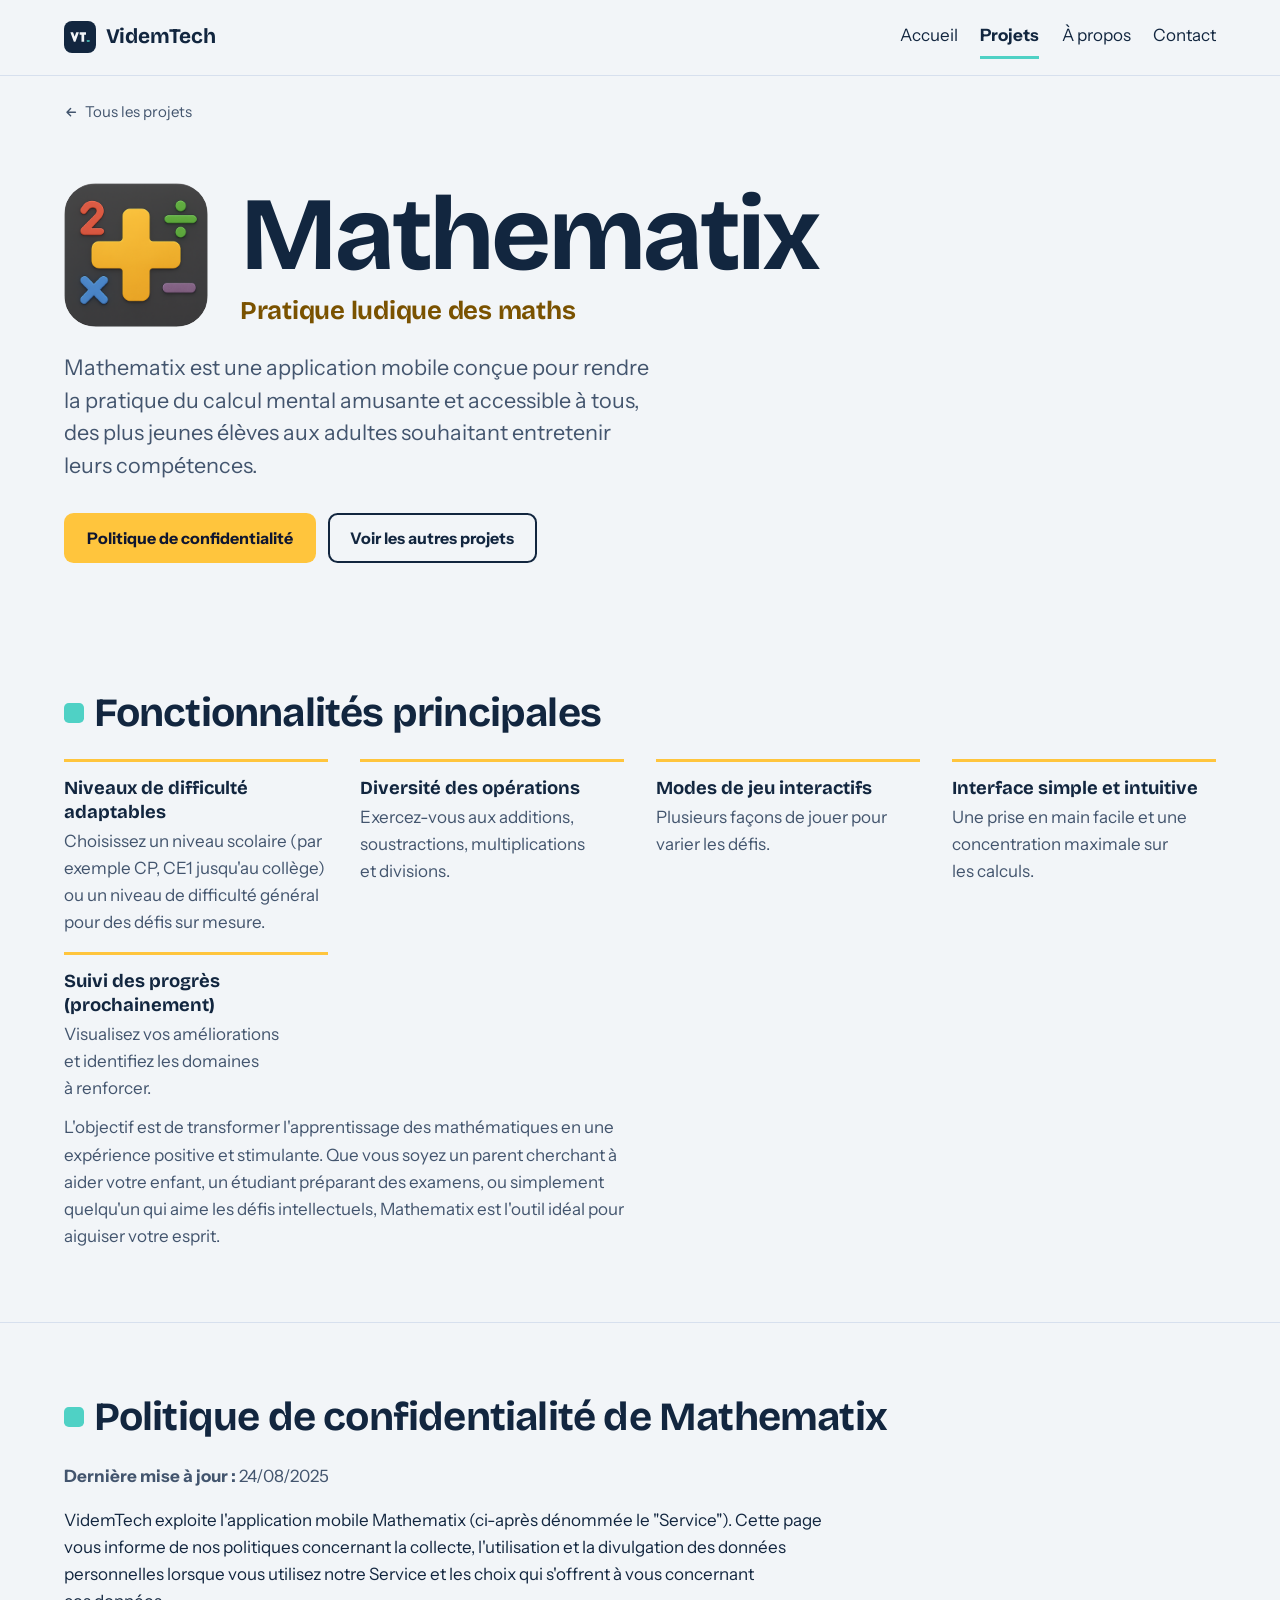
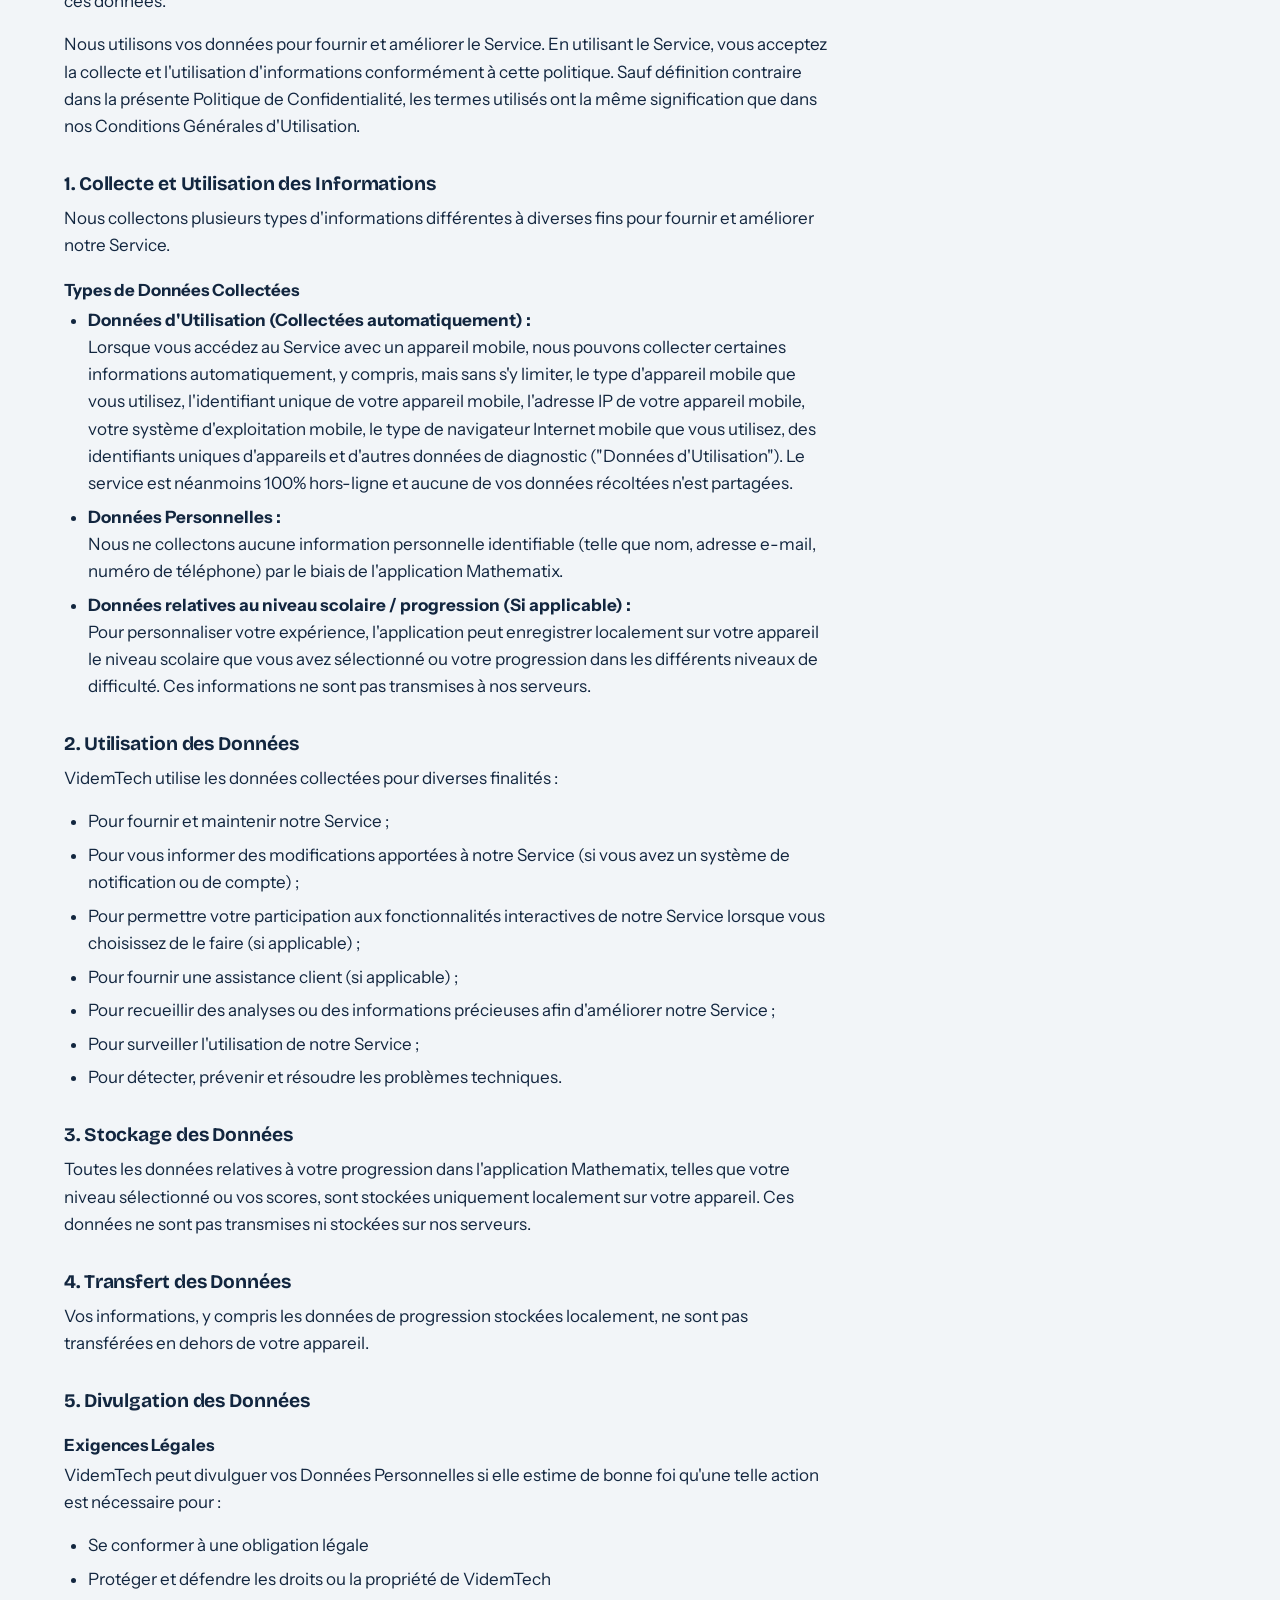
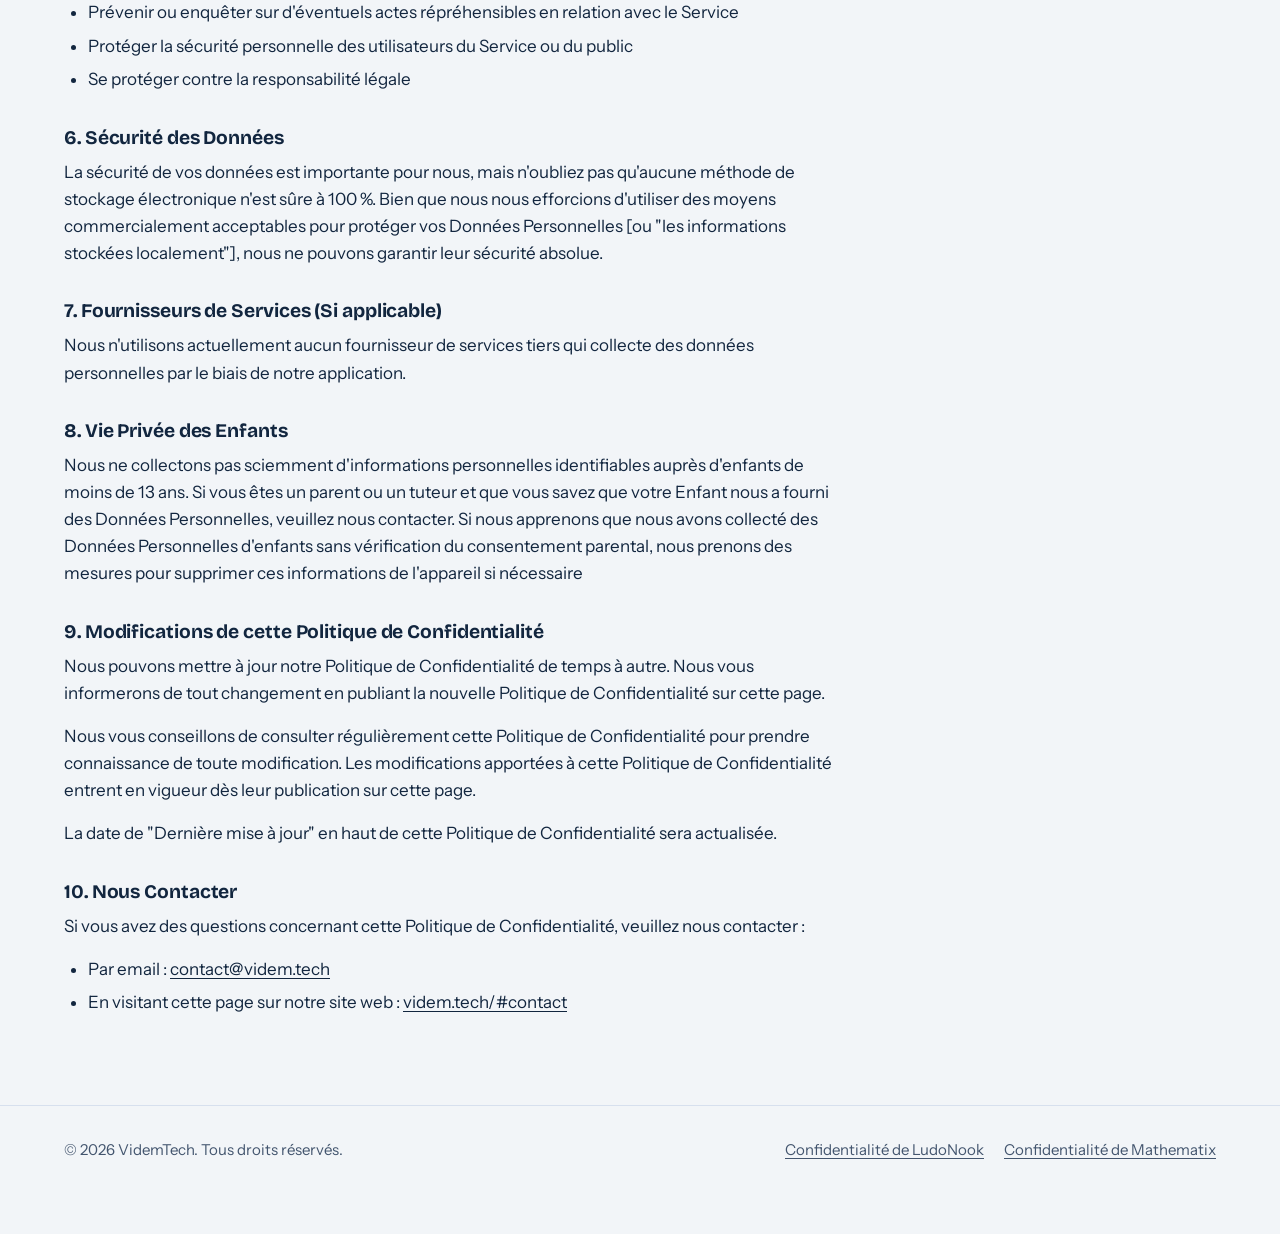
<file: mathematix.html>
<!DOCTYPE html>
<html lang="fr">
<head>
<meta charset="utf-8">
<meta name="viewport" content="width=device-width, initial-scale=1">
<title>Mathematix, calcul mental ludique | VidemTech</title>
<meta name="description" content="Mathematix est une application mobile de calcul mental pour tous les âges, avec une difficulté adaptée au niveau scolaire.">
<link rel="canonical" href="https://videmtech.github.io/mathematix.html">
<meta name="theme-color" content="#F2F5F8" media="(prefers-color-scheme: light)">
<meta name="theme-color" content="#0B0F14" media="(prefers-color-scheme: dark)">
<meta property="og:type" content="website">
<meta property="og:locale" content="fr_FR">
<meta property="og:site_name" content="VidemTech">
<meta property="og:title" content="Mathematix, calcul mental ludique | VidemTech">
<meta property="og:description" content="Mathematix est une application mobile de calcul mental pour tous les âges, avec une difficulté adaptée au niveau scolaire.">
<meta property="og:url" content="https://videmtech.github.io/mathematix.html">
<meta property="og:image" content="https://videmtech.github.io/assets/img/og-image.png">
<meta name="twitter:card" content="summary_large_image">
<link rel="icon" href="favicon.png" type="image/png">
<link rel="icon" href="assets/img/favicon.png" type="image/png">
<link rel="icon" href="assets/img/favicon.svg" type="image/svg+xml">
<link rel="apple-touch-icon" href="assets/img/apple-touch-icon.png">
<link rel="preload" href="assets/fonts/bricolage-grotesque-700.woff" as="font" type="font/woff" crossorigin>
<link rel="preload" href="assets/fonts/instrument-sans-400.woff" as="font" type="font/woff" crossorigin>
<link rel="stylesheet" href="css/site.css">
<script>document.documentElement.className += ' js';</script>
</head>
<body data-projet="mathematix">
<a class="skip" href="#contenu">Aller au contenu</a>
<header class="site-header">
  <div class="wrap">
    <a class="brand" href="index.html"><img src="assets/img/favicon.svg" alt="" width="32" height="32">VidemTech</a>
    <nav aria-label="Navigation principale">
      <ul class="nav">
        <li><a href="index.html">Accueil</a></li>
        <li><a href="index.html#projets" aria-current="true">Projets</a></li>
        <li><a href="index.html#a-propos">À propos</a></li>
        <li><a href="index.html#contact">Contact</a></li>
      </ul>
    </nav>
  </div>
</header>
<main id="contenu">
  <div class="wrap">
    <a class="back" href="index.html#projets"><svg viewBox="0 0 24 24" fill="none" stroke="currentColor" stroke-width="2.4" stroke-linecap="round" stroke-linejoin="round" aria-hidden="true"><path d="M19 12H5M11 6l-6 6 6 6"/></svg>Tous les projets</a>
    <section class="p-hero">
      <div class="p-title">
        <img class="p-icon" src="assets/img/mathematix-384.png" alt="Icône de l'application Mathematix" width="144" height="144">
        <div>
          <h1>Mathematix</h1>
          <p class="p-sub">Pratique ludique des maths</p>
        </div>
      </div>
      <p class="lead">Mathematix est une application mobile conçue pour rendre la pratique du calcul mental amusante et accessible à tous, des plus jeunes élèves aux adultes souhaitant entretenir leurs compétences.</p>
      <div class="actions">
        <a class="btn btn--proj" href="#confidentialite">Politique de confidentialité</a>
        <a class="btn btn--ghost" href="index.html#projets">Voir les autres projets</a>
      </div>
    </section>
  </div>

  <section class="section" aria-labelledby="titre-fonctions">
    <div class="wrap">
      <h2 class="section-title" id="titre-fonctions">Fonctionnalités principales</h2>
      <ul class="features">
        <li><strong>Niveaux de difficulté adaptables</strong><span>Choisissez un niveau scolaire (par exemple CP, CE1 jusqu'au collège) ou un niveau de difficulté général pour des défis sur mesure.</span></li>
        <li><strong>Diversité des opérations</strong><span>Exercez-vous aux additions, soustractions, multiplications et divisions.</span></li>
        <li><strong>Modes de jeu interactifs</strong><span>Plusieurs façons de jouer pour varier les défis.</span></li>
        <li><strong>Interface simple et intuitive</strong><span>Une prise en main facile et une concentration maximale sur les calculs.</span></li>
        <li><strong>Suivi des progrès (prochainement)</strong><span>Visualisez vos améliorations et identifiez les domaines à renforcer.</span></li>
      </ul>
      <p class="section-intro">L'objectif est de transformer l'apprentissage des mathématiques en une expérience positive et stimulante. Que vous soyez un parent cherchant à aider votre enfant, un étudiant préparant des examens, ou simplement quelqu'un qui aime les défis intellectuels, Mathematix est l'outil idéal pour aiguiser votre esprit.</p>
    </div>
  </section>

  <section class="section policy" id="confidentialite" aria-labelledby="titre-confidentialite">
    <div class="wrap">
      <h2 class="section-title" id="titre-confidentialite">Politique de confidentialité de Mathematix</h2>
      <div class="prose">
            <p class="maj"><strong>Dernière mise à jour :</strong> 24/08/2025</p>

            <p>VidemTech exploite l'application mobile Mathematix (ci-après dénommée le "Service"). Cette page vous informe de nos politiques concernant la collecte, l'utilisation et la divulgation des données personnelles lorsque vous utilisez notre Service et les choix qui s'offrent à vous concernant ces données.</p>
            <p>Nous utilisons vos données pour fournir et améliorer le Service. En utilisant le Service, vous acceptez la collecte et l'utilisation d'informations conformément à cette politique. Sauf définition contraire dans la présente Politique de Confidentialité, les termes utilisés ont la même signification que dans nos Conditions Générales d'Utilisation.</p>

            <h3>1. Collecte et Utilisation des Informations</h3>
            <p>Nous collectons plusieurs types d'informations différentes à diverses fins pour fournir et améliorer notre Service.</p>
            <h4>Types de Données Collectées</h4>
            <ul>
                <li>
                    <strong>Données d'Utilisation (Collectées automatiquement) :</strong><br>
                    Lorsque vous accédez au Service avec un appareil mobile, nous pouvons collecter certaines informations automatiquement, y compris, mais sans s'y limiter, le type d'appareil mobile que vous utilisez, l'identifiant unique de votre appareil mobile, l'adresse IP de votre appareil mobile, votre système d'exploitation mobile, le type de navigateur Internet mobile que vous utilisez, des identifiants uniques d'appareils et d'autres données de diagnostic ("Données d'Utilisation").
                    Le service est néanmoins 100% hors-ligne et aucune de vos données récoltées n'est partagées.
                </li>
                <li>
                    <strong>Données Personnelles  :</strong><br>
                    Nous ne collectons aucune information personnelle identifiable (telle que nom, adresse e-mail, numéro de téléphone) par le biais de l'application Mathematix.
                </li>
                 <li>
                    <strong>Données relatives au niveau scolaire / progression (Si applicable) :</strong><br>
                    Pour personnaliser votre expérience, l'application peut enregistrer localement sur votre appareil le niveau scolaire que vous avez sélectionné ou votre progression dans les différents niveaux de difficulté. Ces informations ne sont pas transmises à nos serveurs.
                </li>
            </ul>

            <h3>2. Utilisation des Données</h3>
            <p>VidemTech utilise les données collectées pour diverses finalités :</p>
            <ul>
                <li>Pour fournir et maintenir notre Service ;</li>
                <li>Pour vous informer des modifications apportées à notre Service (si vous avez un système de notification ou de compte) ;</li>
                <li>Pour permettre votre participation aux fonctionnalités interactives de notre Service lorsque vous choisissez de le faire (si applicable) ;</li>
                <li>Pour fournir une assistance client (si applicable) ;</li>
                <li>Pour recueillir des analyses ou des informations précieuses afin d'améliorer notre Service ;</li>
                <li>Pour surveiller l'utilisation de notre Service ;</li>
                <li>Pour détecter, prévenir et résoudre les problèmes techniques.</li>
            </ul>

            <h3>3. Stockage des Données</h3>
            <p>
                Toutes les données relatives à votre progression dans l'application Mathematix, telles que votre niveau sélectionné ou vos scores, sont stockées uniquement localement sur votre appareil. Ces données ne sont pas transmises ni stockées sur nos serveurs.
            </p>

            <h3>4. Transfert des Données</h3>
            <p>
                <em>Vos informations, y compris les données de progression stockées localement, ne sont pas transférées en dehors de votre appareil.</em>
            </p>

            <h3>5. Divulgation des Données</h3>
            <h4>Exigences Légales</h4>
            <p>VidemTech peut divulguer vos Données Personnelles si elle estime de bonne foi qu'une telle action est nécessaire pour :</p>
            <ul>
                <li>Se conformer à une obligation légale</li>
                <li>Protéger et défendre les droits ou la propriété de VidemTech</li>
                <li>Prévenir ou enquêter sur d'éventuels actes répréhensibles en relation avec le Service</li>
                <li>Protéger la sécurité personnelle des utilisateurs du Service ou du public</li>
                <li>Se protéger contre la responsabilité légale</li>
            </ul>
            <h3>6. Sécurité des Données</h3>
            <p>La sécurité de vos données est importante pour nous, mais n'oubliez pas qu'aucune méthode de stockage électronique n'est sûre à 100 %. Bien que nous nous efforcions d'utiliser des moyens commercialement acceptables pour protéger vos Données Personnelles [ou "les informations stockées localement"], nous ne pouvons garantir leur sécurité absolue.</p>

            <h3>7. Fournisseurs de Services (Si applicable)</h3>
            <p>Nous n'utilisons actuellement aucun fournisseur de services tiers qui collecte des données personnelles par le biais de notre application.</p>

            <h3>8. Vie Privée des Enfants</h3>
            <p>Nous ne collectons pas sciemment d'informations personnelles identifiables auprès d'enfants de moins de 13 ans. Si vous êtes un parent ou un tuteur et que vous savez que votre Enfant nous a fourni des Données Personnelles, veuillez nous contacter. Si nous apprenons que nous avons collecté des Données Personnelles d'enfants sans vérification du consentement parental, nous prenons des mesures pour supprimer ces informations de l'appareil si nécessaire</p>

            <h3>9. Modifications de cette Politique de Confidentialité</h3>
            <p>Nous pouvons mettre à jour notre Politique de Confidentialité de temps à autre. Nous vous informerons de tout changement en publiant la nouvelle Politique de Confidentialité sur cette page.</p>
            <p>Nous vous conseillons de consulter régulièrement cette Politique de Confidentialité pour prendre connaissance de toute modification. Les modifications apportées à cette Politique de Confidentialité entrent en vigueur dès leur publication sur cette page.</p>
            <p>La date de "Dernière mise à jour" en haut de cette Politique de Confidentialité sera actualisée.</p>

            <h3>10. Nous Contacter</h3>
            <p>Si vous avez des questions concernant cette Politique de Confidentialité, veuillez nous contacter :</p>
            <ul>
                <li>Par email : <a href="mailto:contact@videm.tech">contact@videm.tech</a></li>
                <li>En visitant cette page sur notre site web : <a href="index.html#contact">videm.tech/#contact</a></li>
            </ul>
      </div>
    </div>
  </section>
</main>
<footer class="site-footer">
  <div class="wrap">
    <p>&copy; <span id="annee">2026</span> VidemTech. Tous droits réservés.</p>
    <nav aria-label="Politiques de confidentialité">
      <ul>
        <li><a href="ludonook.html#confidentialite">Confidentialité de LudoNook</a></li>
        <li><a href="mathematix.html#confidentialite">Confidentialité de Mathematix</a></li>
      </ul>
    </nav>
  </div>
</footer>
<div class="kofi-widget">
<script src="https://storage.ko-fi.com/cdn/widget/Widget_2.js"></script>
<script>kofiwidget2.init('Soutenez moi sur Ko-fi', '#12263F', 'F7H528OQNJ');kofiwidget2.draw();</script>
</div>
<script src="js/site.js" defer></script>
</body>
</html>
</file>
<file: css/site.css>
/* VidemTech — feuille de style unique (remplace Bootstrap, 220 Ko -> quelques Ko).
   Thème clair ou sombre selon le réglage du système du visiteur. */

@font-face { font-family: "Bricolage Grotesque"; src: url("../assets/fonts/bricolage-grotesque-700.woff") format("woff"); font-weight: 700; font-style: normal; font-display: swap; }
@font-face { font-family: "Instrument Sans"; src: url("../assets/fonts/instrument-sans-400.woff") format("woff"); font-weight: 400; font-style: normal; font-display: swap; }
@font-face { font-family: "Instrument Sans"; src: url("../assets/fonts/instrument-sans-700.woff") format("woff"); font-weight: 700; font-style: normal; font-display: swap; }

:root {
  color-scheme: light dark;
  --bg: #F2F5F8;
  --surface: #FFFFFF;
  --ink: #12263F;
  --muted: #43556E;
  --line: #D7E0EE;
  --tint: #EAF7F5;
  --brand: #12263F;
  --on-brand: #F2F5F8;
  --accent: #4FD1C5;
  --on-accent: #12263F;
  /* couleur du projet affiché (surchargée par page) */
  --proj: var(--brand);
  --on-proj: var(--on-brand);
  --proj-ink: var(--brand);

  --font-display: "Bricolage Grotesque", "Avenir Next", "Segoe UI", system-ui, sans-serif;
  --font-body: "Instrument Sans", system-ui, -apple-system, "Segoe UI", Roboto, sans-serif;
  --gutter: clamp(1rem, 4vw, 2rem);
  --max: 72rem;
}

@media (prefers-color-scheme: dark) {
  :root {
    --bg: #0B0F14;
    --surface: #12263F;
    --ink: #F2F5F8;
    --muted: #C9D3DF;
    --line: #20314C;
    --tint: #16324F;
    --brand: #4FD1C5;
    --on-brand: #0B0F14;
  }
}

/* Couleurs propres à chaque projet */
body[data-projet="ludonook"]   { --proj: #0E7C63; --on-proj: #FFFFFF; --proj-ink: #0A6A54; }
body[data-projet="mathematix"] { --proj: #FFC53D; --on-proj: #0F1630; --proj-ink: #7A5200; }
@media (prefers-color-scheme: dark) {
  body[data-projet="ludonook"]   { --proj: #3CC9A0; --on-proj: #04201A; --proj-ink: #5FD9B7; }
  body[data-projet="mathematix"] { --proj-ink: #FFC53D; }
}

*, *::before, *::after { box-sizing: border-box; }
html { -webkit-text-size-adjust: 100%; scroll-behavior: smooth; scroll-padding-top: 1rem; }
@media (prefers-reduced-motion: reduce) { html { scroll-behavior: auto; } }

body {
  margin: 0;
  background: var(--bg);
  color: var(--ink);
  font: 400 1.0625rem/1.6 var(--font-body);
  font-synthesis: none;
  text-rendering: optimizeLegibility;
}

img, svg { max-width: 100%; }
h1, h2, h3, h4 { font-family: var(--font-display); font-weight: 700; text-wrap: balance; }
p, li { text-wrap: pretty; }
a { color: var(--brand); text-underline-offset: .18em; }
a:hover { text-decoration-thickness: .12em; }
:focus-visible { outline: 3px solid var(--brand); outline-offset: 3px; border-radius: 4px; }
strong { font-weight: 700; }

.wrap { width: min(100% - 2 * var(--gutter), var(--max)); margin-inline: auto; }
.sr-only { position: absolute; width: 1px; height: 1px; margin: -1px; padding: 0; overflow: hidden; clip: rect(0 0 0 0); white-space: nowrap; border: 0; }
.skip { position: absolute; left: var(--gutter); top: -4rem; background: var(--ink); color: var(--bg); padding: .6rem 1rem; border-radius: .5rem; z-index: 10; }
.skip:focus { top: .75rem; }

/* ---------- En-tête ---------- */
.site-header { border-bottom: 1px solid var(--line); }
.site-header .wrap { display: flex; flex-wrap: wrap; align-items: center; justify-content: space-between; gap: .5rem 1.5rem; padding-block: 1rem; }
.brand { display: inline-flex; align-items: center; gap: .6rem; font: 700 1.3rem/1 var(--font-display); letter-spacing: -.01em; color: var(--ink); text-decoration: none; }
.brand img { width: 2rem; height: 2rem; border-radius: .5rem; }
.nav { display: flex; flex-wrap: wrap; gap: .1rem 1.4rem; margin: 0; padding: 0; list-style: none; }
.nav a { display: inline-block; padding: .4rem 0; color: var(--ink); text-decoration: none; border-bottom: 3px solid transparent; }
.nav a:hover { border-bottom-color: var(--accent); }
.nav a[aria-current] { font-weight: 700; border-bottom-color: var(--accent); }

/* ---------- Typographie des sections ---------- */
.section { padding-block: clamp(2.5rem, 6vw, 4.5rem); }
.section + .section { border-top: 1px solid var(--line); }
.section-title { display: flex; align-items: center; gap: .6rem; margin: 0; font-size: clamp(1.7rem, 3vw + .7rem, 2.5rem); line-height: 1.1; letter-spacing: -.02em; }
.section-title::before { content: ""; flex: none; width: .5em; height: .5em; background: var(--accent); border-radius: .12em; }
.section-intro { margin: .75rem 0 0; color: var(--muted); max-width: 52ch; }

.lead { margin: 0; color: var(--muted); font-size: clamp(1.1rem, 1vw + .95rem, 1.35rem); line-height: 1.5; max-width: 46ch; }

/* ---------- Boutons ---------- */
.actions { display: flex; flex-wrap: wrap; gap: .75rem; margin-top: 2rem; }
.btn { display: inline-flex; align-items: center; justify-content: center; gap: .5rem; padding: .85rem 1.3rem; border: 2px solid transparent; border-radius: .6rem; font: 700 1rem/1.2 var(--font-body); text-decoration: none; cursor: pointer; }
.btn--primary { background: var(--brand); color: var(--on-brand); }
.btn--proj { background: var(--proj); color: var(--on-proj); }
.btn--ghost { border-color: var(--ink); color: var(--ink); background: transparent; }
.btn--on-proj { background: var(--on-proj); color: var(--proj); }
@media (prefers-reduced-motion: no-preference) {
  .btn { transition: transform .15s ease, background-color .15s ease, color .15s ease; }
  .btn:hover { transform: translateY(-2px); }
}
.btn--ghost:hover { background: var(--ink); color: var(--bg); }

/* ---------- Accueil : introduction ---------- */
.hero { padding-block: clamp(3rem, 9vw, 7rem) clamp(2.5rem, 6vw, 4.5rem); }
.hero h1 { margin: 0 0 1.5rem; max-width: 13ch; font-size: clamp(2.7rem, 8.4vw, 6.25rem); line-height: 1; letter-spacing: -.035em; }

/* ---------- Accueil : liste des projets ---------- */
.projects { list-style: none; margin: 2rem 0 0; padding: 0; border-bottom: 1px solid var(--line); }
.project-row { display: grid; grid-template-columns: 5rem minmax(0, 1fr) auto; gap: .5rem 1.5rem; align-items: center; padding: 1.5rem .75rem; border-top: 1px solid var(--line); color: inherit; text-decoration: none; }
.project-row:hover { background: var(--surface); }
.project-icon { display: block; width: 5rem; height: 5rem; border-radius: 1.2rem; }
.project-name { margin: 0 0 .35rem; font-size: clamp(1.6rem, 2.4vw + .8rem, 2.2rem); line-height: 1.1; letter-spacing: -.02em; }
.project-desc { margin: 0; max-width: 54ch; color: var(--muted); }
.chips { display: flex; flex-wrap: wrap; gap: .4rem; margin: .8rem 0 0; padding: 0; list-style: none; }
.chip { display: inline-block; padding: .15rem .65rem; border-radius: 999px; background: var(--tint); color: var(--ink); font-size: .8125rem; font-weight: 700; }
.chip--accent { background: var(--accent); color: var(--on-accent); }
.go { display: grid; place-items: center; width: 2.5rem; height: 2.5rem; border: 2px solid var(--ink); border-radius: 50%; color: var(--ink); }
.go svg { width: 1.1rem; height: 1.1rem; }
@media (prefers-reduced-motion: no-preference) {
  .project-row, .go { transition: background-color .15s ease, color .15s ease; }
  .go svg { transition: transform .15s ease; }
  .project-row:hover .go svg { transform: translateX(3px); }
}
.project-row:hover .go { background: var(--ink); color: var(--bg); }
.projects-note { margin: 1.25rem 0 0; color: var(--muted); }
@media (max-width: 40rem) {
  .project-row { grid-template-columns: 4rem minmax(0, 1fr); padding-inline: 0; }
  .project-icon { width: 4rem; height: 4rem; border-radius: 1rem; }
  .go { display: none; }
}

/* ---------- Accueil : savoir-faire, à propos, contact ---------- */
.facets { display: grid; grid-template-columns: repeat(auto-fit, minmax(min(100%, 15rem), 1fr)); gap: 2rem 2.5rem; margin: 2rem 0 0; }
.facets > div { padding-top: 1rem; border-top: 3px solid var(--ink); }
.facets dt { margin-bottom: .5rem; font: 700 1.4rem/1.2 var(--font-display); letter-spacing: -.01em; }
.facets dd { margin: 0; color: var(--muted); }

.split { display: grid; grid-template-columns: minmax(0, 1fr) minmax(0, 2fr); gap: 1.5rem 3rem; }
.split p { margin: 0 0 1rem; max-width: 60ch; }
@media (max-width: 48rem) { .split { grid-template-columns: minmax(0, 1fr); } }

.mail { display: inline-block; margin: 1.25rem 0 .5rem; font: 700 clamp(1.5rem, 4.6vw, 2.75rem)/1.1 var(--font-display); letter-spacing: -.02em; overflow-wrap: anywhere; }

/* ---------- Pied de page ---------- */
.kofi-widget { padding: 1rem var(--gutter); text-align: center; }
.site-footer { border-top: 1px solid var(--line); padding-block: 2rem 2.5rem; color: var(--muted); font-size: .9375rem; }
.site-footer .wrap { display: flex; flex-wrap: wrap; justify-content: space-between; gap: 1rem 2rem; }
.site-footer p { margin: 0; }
.site-footer ul { display: flex; flex-wrap: wrap; gap: .25rem 1.25rem; margin: 0; padding: 0; list-style: none; }
.site-footer a { color: var(--muted); }
.site-footer a:hover { color: var(--ink); }

/* ---------- Pages projet ---------- */
.back { display: inline-flex; align-items: center; gap: .4rem; margin-top: 1.5rem; color: var(--muted); font-size: .9375rem; text-decoration: none; }
.back:hover { color: var(--ink); text-decoration: underline; }
.back svg { width: .9rem; height: .9rem; }

.p-hero { padding-block: clamp(1.5rem, 5vw, 3.5rem) clamp(2rem, 5vw, 3.5rem); }
.p-title { display: flex; flex-wrap: wrap; align-items: center; gap: 1.25rem 2rem; margin-bottom: 1.5rem; }
.p-icon { flex: none; width: clamp(5.5rem, 16vw, 9rem); height: clamp(5.5rem, 16vw, 9rem); border-radius: 22%; }
.p-title h1 { margin: 0; font-size: clamp(2.9rem, 9.5vw, 6.5rem); line-height: 1; letter-spacing: -.035em; }
.p-sub { margin: .5rem 0 0; font: 700 clamp(1.15rem, 1.6vw + .8rem, 1.6rem)/1.25 var(--font-display); color: var(--proj-ink); letter-spacing: -.01em; }

/* Fiche exemple LudoNook */
.fiche { margin-top: 2rem; overflow: hidden; background: var(--surface); border: 1px solid var(--line); border-radius: 1.25rem; }
.fiche-head { display: flex; flex-wrap: wrap; align-items: center; gap: 1rem 1.25rem; padding: 1.25rem 1.5rem; background: var(--proj); color: var(--on-proj); }
.fiche-cover { flex: none; width: 4.5rem; height: 4.5rem; }
.fiche-head h3 { margin: 0; font-size: clamp(1.4rem, 2vw + .8rem, 1.9rem); line-height: 1.1; letter-spacing: -.02em; }
.fiche-head p { margin: .2rem 0 0; font-size: .875rem; opacity: .92; }
.tablist { display: none; overflow-x: auto; gap: .25rem; padding: 0 .75rem; border-bottom: 1px solid var(--line); }
.js .tablist { display: flex; }
.tab { flex: none; padding: .9rem .85rem; background: none; border: 0; border-bottom: 3px solid transparent; color: var(--muted); font: 700 .9375rem/1.2 var(--font-body); cursor: pointer; white-space: nowrap; }
.tab:hover { color: var(--ink); }
.tab[aria-selected="true"] { color: var(--ink); border-bottom-color: var(--proj); }
.panel { padding: 1.5rem; }
.panel + .panel { border-top: 1px solid var(--line); }
.js .panel + .panel { border-top: 0; }
.panel h4 { margin: 0 0 .75rem; font-size: 1.15rem; }
.js .panel h4 { position: absolute; width: 1px; height: 1px; overflow: hidden; clip: rect(0 0 0 0); }
.panel p { margin: 0; max-width: 62ch; }
.panel [hidden], .panel[hidden] { display: none; }
.specs { display: grid; grid-template-columns: repeat(auto-fit, minmax(min(100%, 11rem), 1fr)); gap: 1rem 1.5rem; margin: 0; }
.specs dt { color: var(--muted); font-size: .875rem; }
.specs dd { margin: .1rem 0 0; font: 700 1.35rem/1.2 var(--font-display); }
.steps { margin: 0; padding-left: 1.4rem; max-width: 62ch; }
.steps li { margin-bottom: .6rem; padding-left: .3rem; }
.steps li::marker { color: var(--proj-ink); font-weight: 700; }
.rating { display: flex; flex-wrap: wrap; align-items: center; gap: .5rem 1rem; margin-bottom: 1.25rem; }
.rating-note { font: 700 2.6rem/1 var(--font-display); letter-spacing: -.02em; }
.rating-note small { color: var(--muted); font-size: 1rem; font-weight: 400; }
.stars { --p: 84%; display: inline-block; width: 6.6rem; height: 1.2rem; background: linear-gradient(90deg, var(--accent) var(--p), var(--line) var(--p));
  -webkit-mask: url("data:image/svg+xml,%3Csvg xmlns='http://www.w3.org/2000/svg' viewBox='0 0 22 20'%3E%3Cpath d='M11 1.2l2.8 5.9 6.4.8-4.7 4.4 1.2 6.4L11 15.5 5.3 18.7l1.2-6.4L1.8 7.9l6.4-.8z'/%3E%3C/svg%3E") repeat-x left center / 1.32rem 1.2rem;
          mask: url("data:image/svg+xml,%3Csvg xmlns='http://www.w3.org/2000/svg' viewBox='0 0 22 20'%3E%3Cpath d='M11 1.2l2.8 5.9 6.4.8-4.7 4.4 1.2 6.4L11 15.5 5.3 18.7l1.2-6.4L1.8 7.9l6.4-.8z'/%3E%3C/svg%3E") repeat-x left center / 1.32rem 1.2rem; }
.avis { margin: 0 0 1rem; padding: .9rem 1.1rem; background: var(--bg); border-radius: .8rem; }
.avis p { max-width: none; }
.avis footer { margin-top: .4rem; color: var(--muted); font-size: .875rem; }

/* Captures d'écran de l'application (page LudoNook) : défilement horizontal sur petit écran, 4 colonnes sur grand écran */
.shots { display: grid; grid-auto-flow: column; grid-auto-columns: min(15rem, 70%); gap: 1.5rem; margin: 2rem 0 0; padding: 0 0 1rem; list-style: none; overflow-x: auto; scroll-snap-type: x mandatory; }
.shot { margin: 0; scroll-snap-align: start; }
.shot img { display: block; width: 100%; height: auto; filter: drop-shadow(0 .6rem 1rem rgb(0 0 0 / .16)); }
.shot figcaption { margin-top: .75rem; color: var(--muted); font-size: .9375rem; }
@media (min-width: 52rem) {
  .shots { grid-auto-flow: row; grid-template-columns: repeat(4, minmax(0, 1fr)); overflow: visible; }
}

.cta { display: flex; flex-wrap: wrap; align-items: center; justify-content: space-between; gap: 1.25rem 2rem; padding: clamp(1.5rem, 4vw, 2.5rem); background: var(--proj); color: var(--on-proj); border-radius: 1.25rem; }
.cta h2 { margin: 0; font-size: clamp(1.5rem, 2.4vw + .8rem, 2.25rem); line-height: 1.1; letter-spacing: -.02em; }
.cta p { margin: .4rem 0 0; }

/* Texte long : politiques de confidentialité */
.policy { scroll-margin-top: 1rem; }
.prose { max-width: 70ch; margin-top: 1.5rem; }
.prose h2 { margin: 2.5rem 0 .75rem; font-size: 1.6rem; line-height: 1.2; }
.prose h3 { margin: 2rem 0 .5rem; font-size: 1.2rem; line-height: 1.3; letter-spacing: -.005em; }
.prose h4 { margin: 1.25rem 0 .25rem; font: 700 1.05rem/1.4 var(--font-body); }
.prose p { margin: 0 0 1rem; }
.prose ul, .prose ol { margin: 0 0 1rem; padding-left: 1.5rem; }
.prose li { margin-bottom: .4rem; }
.prose hr { margin: 2rem 0; border: 0; border-top: 1px solid var(--line); }
.prose .maj { color: var(--muted); }

.features { margin: 1.5rem 0 0; padding: 0; list-style: none; display: grid; gap: 1rem 2rem; grid-template-columns: repeat(auto-fit, minmax(min(100%, 16rem), 1fr)); }
.features li { padding-top: .9rem; border-top: 3px solid var(--proj); }
.features strong { display: block; margin-bottom: .2rem; font: 700 1.15rem/1.3 var(--font-display); }
.features span { color: var(--muted); }

/* Page 404 */
.lost { padding-block: clamp(4rem, 14vw, 9rem); }
.lost h1 { margin: 0 0 1rem; font-size: clamp(3rem, 12vw, 8rem); line-height: 1; letter-spacing: -.04em; }
</file>
